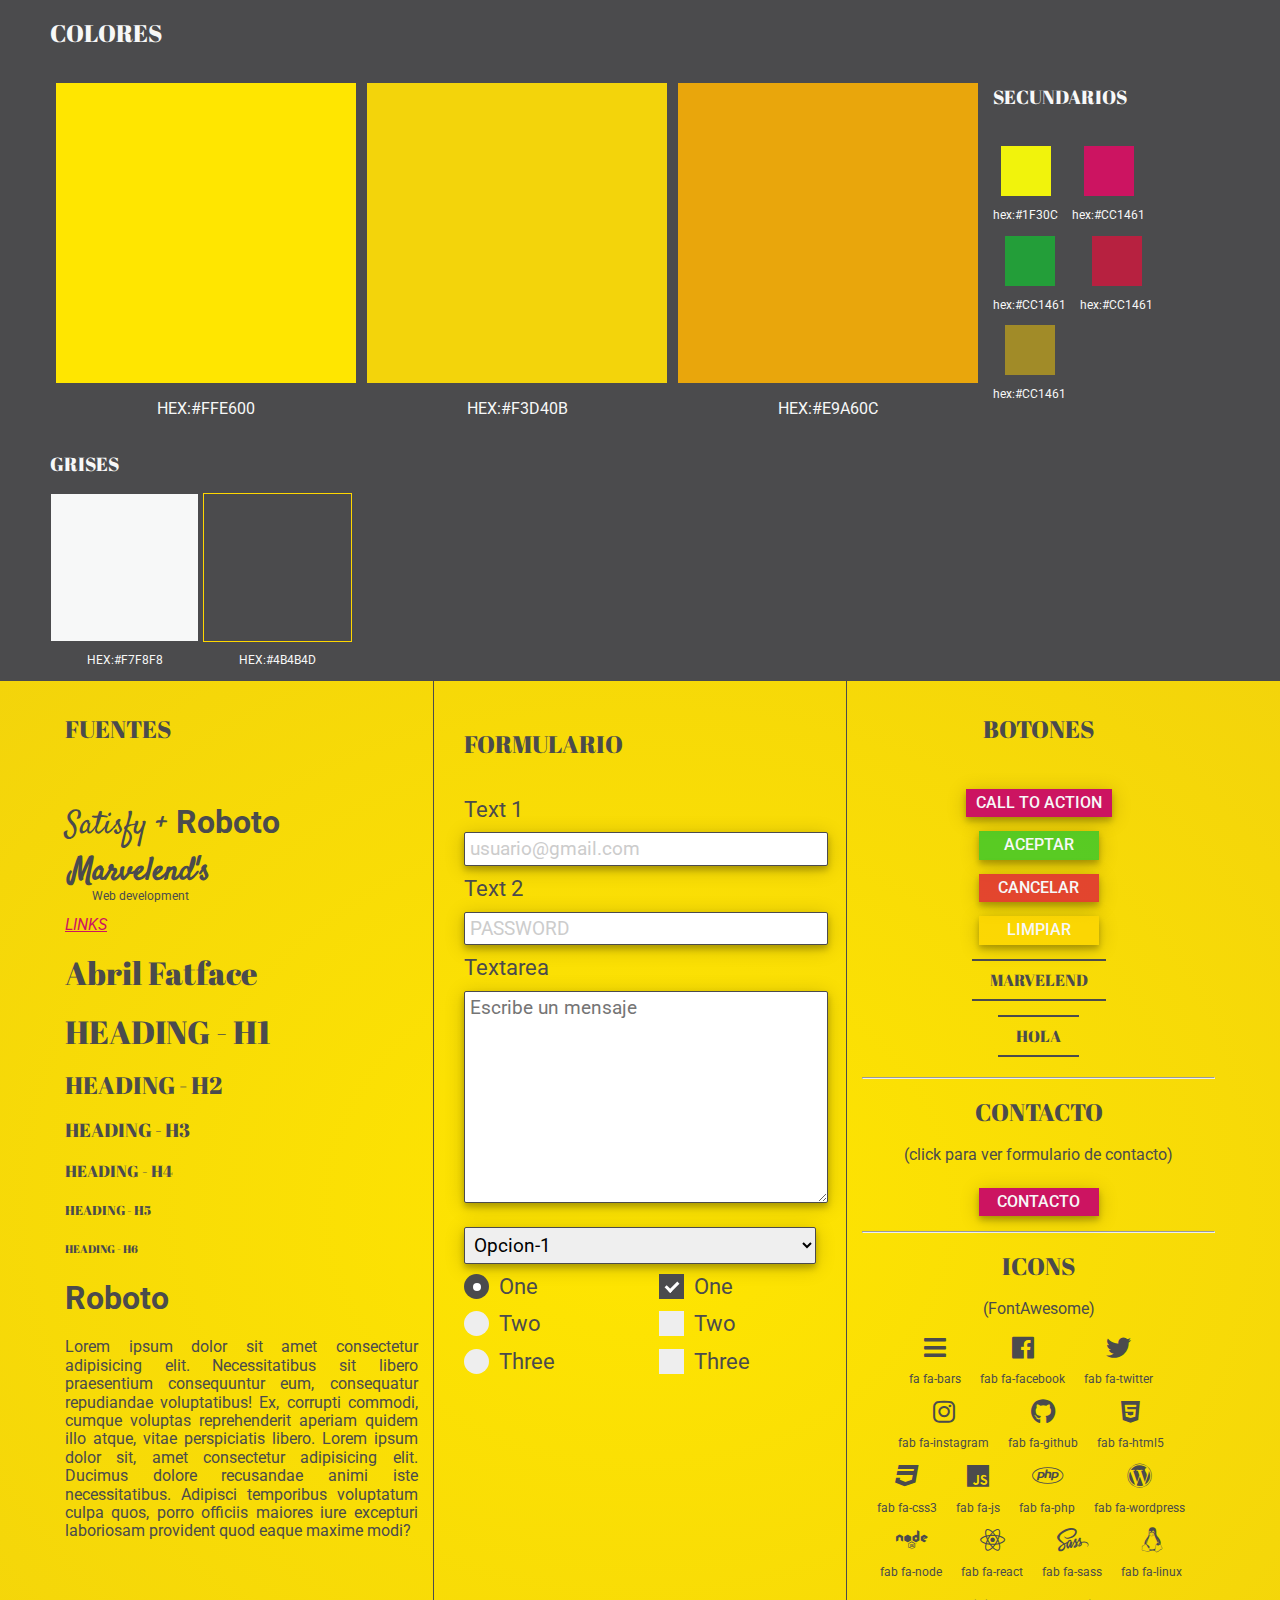
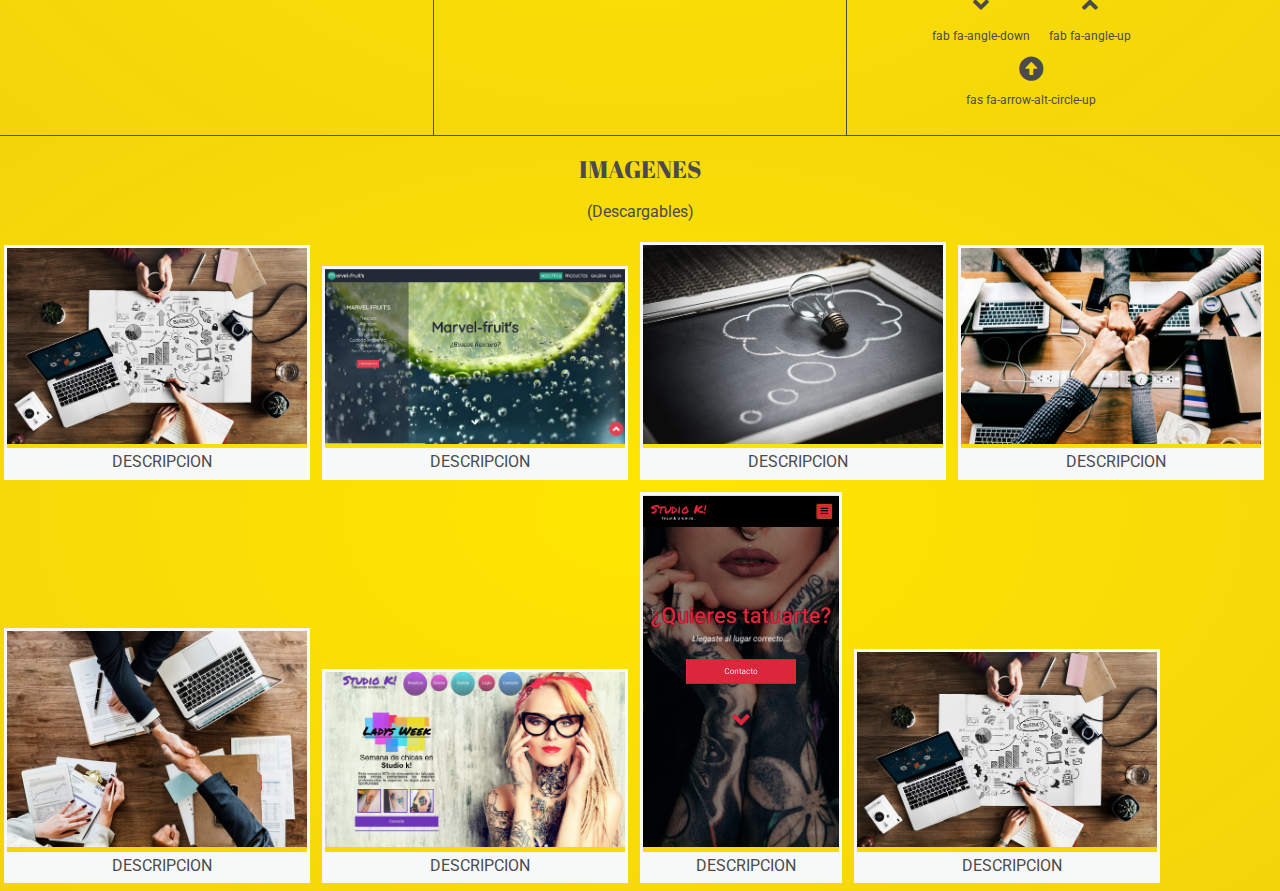
<file: index.html>
<!DOCTYPE html>
<html lang="en">
<head>
    <meta charset="UTF-8">
    <meta name="viewport" content="width=device-width, initial-scale=1.0">
    <meta http-equiv="X-UA-Compatible" content="ie=edge">
    <link rel="stylesheet" href="./stylesguides/stylesheets/normalize.css">
    <link rel="stylesheet" href="./stylesguides/stylesheets/all.css">
    <link href="https://fonts.googleapis.com/css?family=Abril+Fatface|Roboto|Satisfy" rel="stylesheet">
    <link rel="stylesheet" href="./stylesguides/stylesheets/animate.css">
    <link rel="shortcut icon" type="image/png" href="./images/favicon2.png"/>
    <link rel="stylesheet" href="./docs/stylesheets/style.css">
    <title>Marvelend's | styleguides</title>
</head>
<body>
    <div class="myModal">
        <button class="closeModal" id="closeModal">
            <i class="far fa-window-close"></i>
        </button>
        <div class="bodyModal">
      
            <div class="headerModal">
                <div class="container">
                    <h2>CONTACTO</h2>
                </div>
            </div>
            <div class="contentModal">
                <div class="container">
                    <form action="contact.php" method="post">   
                        <label for="name">Nombre:</label>
                        <input type="text" name="name" id="name" placeholder="Nombre">
                        <label for="mail">E-mail:</label>
                        <input type="text" name="mail" id="mail" placeholder="Correo electrónico">
                        <label for="phone">Telefono:</label>
                        <input type="text" name="phone" id="phone" placeholder="Telefono">
                        <label for="message">Mensaje:</label>
                        <textarea name="message" id="message"></textarea>
                        <div class="btnFormContainer">    
                            <button class="btn btnTrue" id="submitContact">Enviar</button>
                        </div>
                    </form>
                </div>
            </div>
        </div> 
    </div>  
    <section class="colors">
        <div class="container">
            <h2>COLORES</h2>
            <div class="colorContainer">    
                <div class="principales" id="color1"></div>
                <p>hex:#ffe600</p>
            </div>
            <div class="colorContainer">              
                <div class="principales" id="color2"></div>
                <p>hex:#f3d40b</p>
            </div>
            <div class="colorContainer">
                <div class="principales" id="color3"></div>
                <p>hex:#E9A60C</p>
            </div>
            <div class="secondColorContainer">
                <h3>SECUNDARIOS</h3><br>
                <div>
                    <div class="secundarios" id="color4"></div>
                    <p>hex:#1F30C</p>
                </div>
                <div>
                    <div class="secundarios" id="color5"></div>
                    <p>hex:#CC1461</p>
                </div><br>
                <div>
                    <div class="secundarios" id="color6"></div>
                    <p>hex:#CC1461</p>
                </div>    
                <div>
                    <div class="secundarios" id="color7"></div>
                    <p>hex:#CC1461</p>
                </div><br>
                <div>
                    <div class="secundarios" id="color8"></div>
                    <p>hex:#CC1461</p>
                </div>
            </div>
            <h3>GRISES</h3>
            <div class="grises">
                <div class="secundarios" id="gris1"></div>
                <p>hex:#f7f8f8</p>
            </div>
            <div class="grises">
                <div class="secundarios" id="gris2"></div>
                <p>hex:#4b4b4d</p>
            </div>
        </div>
    </section>
    <section class="fontsFormsButtons">
        <div class="container">
    
            <div class="fonts">
                <h2>FUENTES</h2><br>
                <h1 class="fontLogo">Satisfy + <span>Roboto</span></h1>
                <div class="logo">
                    <h1>Marvelend's</h1>
                    <p>Web development</p>
                </div>
            <div>
                <a href="#" class="link">LINKS</a>
            </div>
            <h1 class="fontHeading">Abril Fatface</h1>
            <h1>HEADING - H1</h1>
            <h2>HEADING - H2</h2>
            <h3>HEADING - H3</h3>
            <h4>HEADING - H4</h4>
            <h5>HEADING - H5</h5>
            <h6>HEADING - H6</h6>
            <h1 class="fontText">Roboto</h1>
            <P>
                Lorem ipsum dolor sit amet consectetur adipisicing elit. Necessitatibus sit libero praesentium consequuntur eum, consequatur repudiandae voluptatibus! Ex, corrupti commodi, cumque voluptas reprehenderit aperiam quidem illo atque, vitae perspiciatis libero.
                Lorem ipsum dolor sit, amet consectetur adipisicing elit. Ducimus dolore recusandae animi iste necessitatibus. Adipisci temporibus voluptatum culpa quos, porro officiis maiores iure excepturi laboriosam provident quod eaque maxime modi?
            </P>
        </div>
            <div class="forms">
                <h2>FORMULARIO</h2><br>
                <div>
                    <label for="#">Text 1
                        <input type="text"  placeholder="usuario@gmail.com">
                    </label>
                </div>
                <div>
                    <label for="#">Text 2
                        <input type="password" placeholder="PASSWORD">
                    </label>
                </div>
                <label>textarea</label><br>
                <textarea placeholder="Escribe un mensaje" style="height:200px"></textarea>
                <select id="country" name="optiones">
                    <option value="opcion1">Opcion-1</option>
                    <option value="opcion2">Opcion-2</option>
                    <option value="opcion3">Opcion-3</option>
                </select>
                <div style="display:inline-block; margin-right:100px;">
                    <label class="radiocheck-container" >One
                        <input type="radio" checked="checked" name="radio">
                        <span class="checkmark"></span>
                    </label>
                    <label class="radiocheck-container">Two
                        <input type="radio" name="radio">
                        <span class="checkmark"></span>
                    </label>
                    <label class="radiocheck-container">Three
                        <input type="radio" name="radio">
                        <span class="checkmark"></span>
                    </label>
                </div>
                <div style="display:inline-block;">
                    <label class="radiocheck-container">One
                        <input type="checkbox" checked="checked">
                        <span class="check-checkmark"></span>
                    </label>
                              
                    <label class="radiocheck-container">Two
                        <input type="checkbox">
                        <span class="check-checkmark"></span>
                    </label>
                              
                    <label class="radiocheck-container">Three
                        <input type="checkbox">
                        <span class="check-checkmark"></span>
                    </label>
                </div>
            </div>
            <div class="buttons">
                <h2>BOTONES</h2><br>
                <button class="btn btnCta">CALL TO ACTION</button><br>
                <button class="btn btnTrue">ACEPTAR</button><br>
                <button class="btn btnFalse">CANCELAR</button><br>
                <button class="btn btnNull">LIMPIAR</button><br>
                <button class="btnMarvelend btnMarvelendAnimation" id="btnMarvelend" data-content="*">marvelend</button><br>
                <a href="#" class="btnMarvelend">hola</a>
                <hr>
                <h2>CONTACTO</h2>
                <p style="text-align:center;">(click para ver formulario de contacto)</p>
                <button class="btn btnCta" id="modal">CONTACTO</button>
                <hr>
                <div class="icons">
                    <h2>ICONS</h2>
                    <p style="text-align:center;">(FontAwesome)</p>
                    <div class="iconsContainer">
                        <div class="icon">
                            <i class="fa fa-bars"></i>
                            <p>fa fa-bars</p>
                        </div>
                        <div class="icon">
                            <i class="fab fa-facebook"></i>
                            <p>fab fa-facebook</p>
                        </div>
                        <div class="icon">
                            <i class="fab fa-twitter"></i>
                            <p>fab fa-twitter</p>
                        </div>
                        <div class="icon">
                            <i class="fab fa-instagram"></i>
                            <p>fab fa-instagram</p>
                        </div>
                        <div class="icon">
                            <i class="fab fa-github"></i>
                            <p>fab fa-github</p>
                        </div>
                        <div class="icon">
                            <i class="fab fa-html5"></i>
                            <p>fab fa-html5</p>
                        </div>
                        <div class="icon">
                            <i class="fab fa-css3"></i>
                            <p>fab fa-css3</p>
                        </div>  
                        <div class="icon">
                            <i class="fab fa-js"></i>
                            <p>fab fa-js</p>
                        </div>
                        <div class="icon">
                            <i class="fab fa-php"></i>
                            <p>fab fa-php</p>
                        </div>
                        <div class="icon">
                            <i class="fab fa-wordpress"></i>
                            <p>fab fa-wordpress</p>
                        </div>
                        <div class="icon">
                            <i class="fab fa-node"></i>
                            <p>fab fa-node</p>
                        </div>    
                        <div class="icon">
                            <i class="fab fa-react"></i>
                            <p>fab fa-react</p>
                        </div>
                        <div class="icon">
                            <i class="fab fa-sass"></i>
                            <p>fab fa-sass</p>
                        </div>
                        <div class="icon">
                            <i class="fab fa-linux"></i>
                            <p>fab fa-linux</p>
                        </div>
                        <div class="icon">
                            <i class="fa fa-angle-down"></i>
                            <p>fab fa-angle-down</p>
                        </div>
                        <div class="icon">
                            <i class="fa fa-angle-up"></i>
                                <p>fab fa-angle-up</p>
                        </div>      
                        <div class="icon">
                            <i class="fas fa-arrow-alt-circle-up"></i>
                                <p>fas fa-arrow-alt-circle-up</p>
                        </div>             
                    </div>
                </div>
            </div>
        </div>
    </section>
    <section class="image">
        <h2>IMAGENES</h2>
        <p>(Descargables)</p>
        <div class="imageContainer">
            <div class="images">
                <img src="./images/boceto.jpeg" alt="">
                <p>DESCRIPCION</p>
            </div>
            <div class="images">
                <img src="./images/fruit.jpg" alt="">
                <p>DESCRIPCION</p>
            </div>
            <div class="images">
                <img src="./images/idea.jpeg" alt="">
                <p>DESCRIPCION</p>
            </div>
            <div class="images">
                <img src="./images/pexels-photo-1068523.jpeg" alt="">
                <p>DESCRIPCION</p>
            </div>
            <div class="images">
                <img src="./images/trato.jpeg" alt="">
                <p>DESCRIPCION</p>
            </div>
            <div class="images">
                <img src="./images/studioKlight.jpg" alt="">
                <p>DESCRIPCION</p>
            </div>
            <div class="images">
                <img src="./images/studiokDark.jpg" alt="">
                <p>DESCRIPCION</p>
            </div>
            <div class="images">
                <img src="./images/boceto.jpeg" alt="">
                <p>DESCRIPCION</p>
            </div>
        </div>
    </section>
    <script src="./stylesguides/javascripts/jquery-3.3.1.js"></script>
    <script src="./stylesguides/javascripts/main.js"></script>
</body>
</html>
</file>
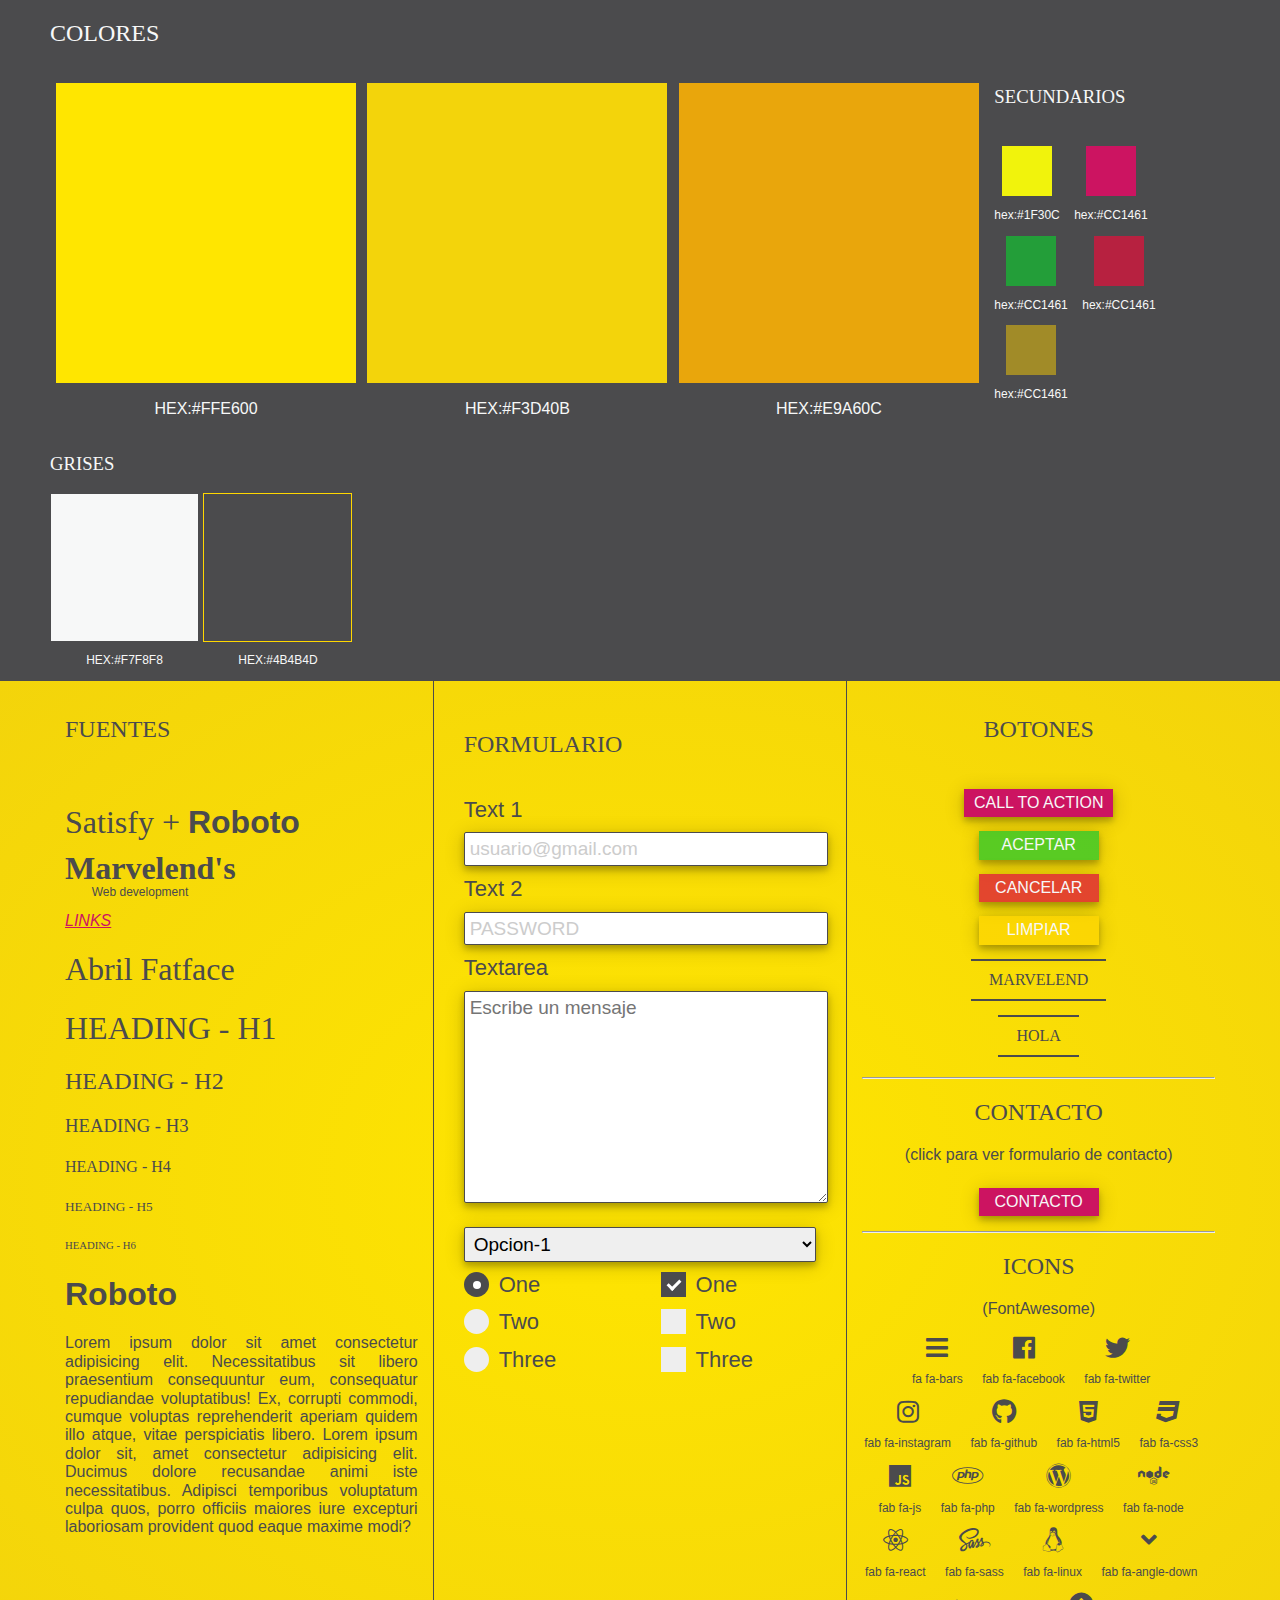
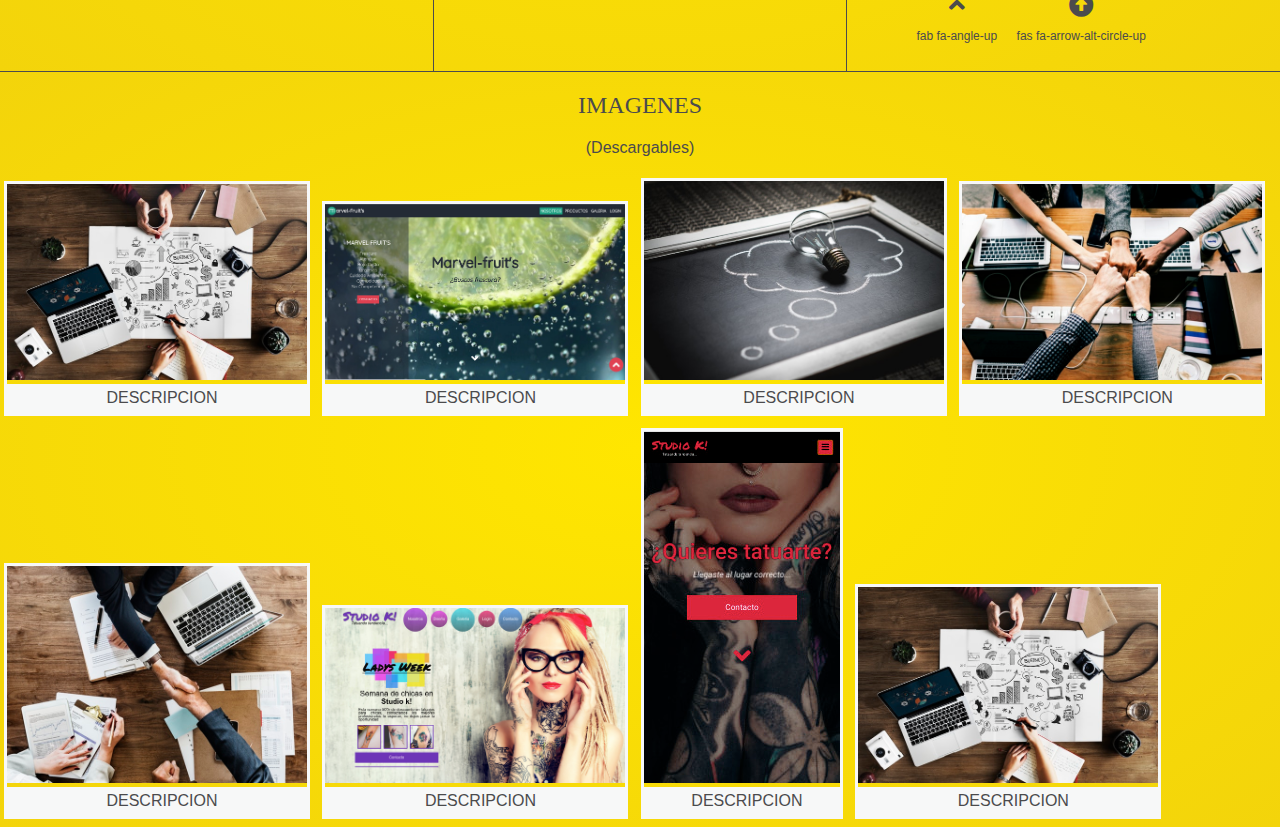
<file: docs/index.html>
<!DOCTYPE html>
<html lang="en">
<head>
    <meta charset="UTF-8">
    <meta name="viewport" content="width=device-width, initial-scale=1.0">
    <meta http-equiv="X-UA-Compatible" content="ie=edge">
    <link rel="stylesheet" href="./stylesheets/normalize.css">
    <link rel="stylesheet" href="./stylesheets/all.css">
    <link rel="stylesheet" href="./stylesheets/animate.css">
    <link rel="shortcut icon" type="image/png" href="../images/favicon2.png"/>
    <link rel="stylesheet" href="./stylesheets/style.css">
    <title>Marvelend's | styleguides</title>
</head>
<body>
    <div class="myModal">
        <button class="closeModal" id="closeModal">
            <i class="far fa-window-close"></i>
        </button>
        <div class="bodyModal">
      
            <div class="headerModal">
                <div class="container">
                    <h2>CONTACTO</h2>
                </div>
            </div>
            <div class="contentModal">
                <div class="container">
                    <form action="contact.php" method="post">   
                        <label for="name">Nombre:</label>
                        <input type="text" name="name" id="name" placeholder="Nombre">
                        <label for="mail">E-mail:</label>
                        <input type="text" name="mail" id="mail" placeholder="Correo electrónico">
                        <label for="phone">Telefono:</label>
                        <input type="text" name="phone" id="phone" placeholder="Telefono">
                        <label for="message">Mensaje:</label>
                        <textarea name="message" id="message"></textarea>
                        <div class="btnFormContainer">    
                            <button class="btn btnTrue" id="submitContact">Enviar</button>
                        </div>
                    </form>
                </div>
            </div>
        </div> 
    </div>  
    <section class="colors">
        <div class="container">
            <h2>COLORES</h2>
            <div class="colorContainer">    
                <div class="principales" id="color1"></div>
                <p>hex:#ffe600</p>
            </div>
            <div class="colorContainer">              
                <div class="principales" id="color2"></div>
                <p>hex:#f3d40b</p>
            </div>
            <div class="colorContainer">
                <div class="principales" id="color3"></div>
                <p>hex:#E9A60C</p>
            </div>
            <div class="secondColorContainer">
                <h3>SECUNDARIOS</h3><br>
                <div>
                    <div class="secundarios" id="color4"></div>
                    <p>hex:#1F30C</p>
                </div>
                <div>
                    <div class="secundarios" id="color5"></div>
                    <p>hex:#CC1461</p>
                </div><br>
                <div>
                    <div class="secundarios" id="color6"></div>
                    <p>hex:#CC1461</p>
                </div>    
                <div>
                    <div class="secundarios" id="color7"></div>
                    <p>hex:#CC1461</p>
                </div><br>
                <div>
                    <div class="secundarios" id="color8"></div>
                    <p>hex:#CC1461</p>
                </div>
            </div>
            <h3>GRISES</h3>
            <div class="grises">
                <div class="secundarios" id="gris1"></div>
                <p>hex:#f7f8f8</p>
            </div>
            <div class="grises">
                <div class="secundarios" id="gris2"></div>
                <p>hex:#4b4b4d</p>
            </div>
        </div>
    </section>
    <section class="fontsFormsButtons">
        <div class="container">
    
            <div class="fonts">
                <h2>FUENTES</h2><br>
                <h1 class="fontLogo">Satisfy + <span>Roboto</span></h1>
                <div class="logo">
                    <h1>Marvelend's</h1>
                    <p>Web development</p>
                </div>
            <div>
                <a href="#" class="link">LINKS</a>
            </div>
            <h1 class="fontHeading">Abril Fatface</h1>
            <h1>HEADING - H1</h1>
            <h2>HEADING - H2</h2>
            <h3>HEADING - H3</h3>
            <h4>HEADING - H4</h4>
            <h5>HEADING - H5</h5>
            <h6>HEADING - H6</h6>
            <h1 class="fontText">Roboto</h1>
            <P>
                Lorem ipsum dolor sit amet consectetur adipisicing elit. Necessitatibus sit libero praesentium consequuntur eum, consequatur repudiandae voluptatibus! Ex, corrupti commodi, cumque voluptas reprehenderit aperiam quidem illo atque, vitae perspiciatis libero.
                Lorem ipsum dolor sit, amet consectetur adipisicing elit. Ducimus dolore recusandae animi iste necessitatibus. Adipisci temporibus voluptatum culpa quos, porro officiis maiores iure excepturi laboriosam provident quod eaque maxime modi?
            </P>
        </div>
            <div class="forms">
                <h2>FORMULARIO</h2><br>
                <div>
                    <label for="#">Text 1
                        <input type="text"  placeholder="usuario@gmail.com">
                    </label>
                </div>
                <div>
                    <label for="#">Text 2
                        <input type="password" placeholder="PASSWORD">
                    </label>
                </div>
                <label>textarea</label><br>
                <textarea placeholder="Escribe un mensaje" style="height:200px"></textarea>
                <select id="country" name="optiones">
                    <option value="opcion1">Opcion-1</option>
                    <option value="opcion2">Opcion-2</option>
                    <option value="opcion3">Opcion-3</option>
                </select>
                <div style="display:inline-block; margin-right:100px;">
                    <label class="radiocheck-container" >One
                        <input type="radio" checked="checked" name="radio">
                        <span class="checkmark"></span>
                    </label>
                    <label class="radiocheck-container">Two
                        <input type="radio" name="radio">
                        <span class="checkmark"></span>
                    </label>
                    <label class="radiocheck-container">Three
                        <input type="radio" name="radio">
                        <span class="checkmark"></span>
                    </label>
                </div>
                <div style="display:inline-block;">
                    <label class="radiocheck-container">One
                        <input type="checkbox" checked="checked">
                        <span class="check-checkmark"></span>
                    </label>
                              
                    <label class="radiocheck-container">Two
                        <input type="checkbox">
                        <span class="check-checkmark"></span>
                    </label>
                              
                    <label class="radiocheck-container">Three
                        <input type="checkbox">
                        <span class="check-checkmark"></span>
                    </label>
                </div>
            </div>
            <div class="buttons">
                <h2>BOTONES</h2><br>
                <button class="btn btnCta">CALL TO ACTION</button><br>
                <button class="btn btnTrue">ACEPTAR</button><br>
                <button class="btn btnFalse">CANCELAR</button><br>
                <button class="btn btnNull">LIMPIAR</button><br>
                <button class="btnMarvelend btnMarvelendAnimation" id="btnMarvelend" data-content="*">marvelend</button><br>
                <a href="#" class="btnMarvelend">hola</a>
                <hr>
                <h2>CONTACTO</h2>
                <p style="text-align:center;">(click para ver formulario de contacto)</p>
                <button class="btn btnCta" id="modal">CONTACTO</button>
                <hr>
                <div class="icons">
                    <h2>ICONS</h2>
                    <p style="text-align:center;">(FontAwesome)</p>
                    <div class="iconsContainer">
                        <div class="icon">
                            <i class="fa fa-bars"></i>
                            <p>fa fa-bars</p>
                        </div>
                        <div class="icon">
                            <i class="fab fa-facebook"></i>
                            <p>fab fa-facebook</p>
                        </div>
                        <div class="icon">
                            <i class="fab fa-twitter"></i>
                            <p>fab fa-twitter</p>
                        </div>
                        <div class="icon">
                            <i class="fab fa-instagram"></i>
                            <p>fab fa-instagram</p>
                        </div>
                        <div class="icon">
                            <i class="fab fa-github"></i>
                            <p>fab fa-github</p>
                        </div>
                        <div class="icon">
                            <i class="fab fa-html5"></i>
                            <p>fab fa-html5</p>
                        </div>
                        <div class="icon">
                            <i class="fab fa-css3"></i>
                            <p>fab fa-css3</p>
                        </div>  
                        <div class="icon">
                            <i class="fab fa-js"></i>
                            <p>fab fa-js</p>
                        </div>
                        <div class="icon">
                            <i class="fab fa-php"></i>
                            <p>fab fa-php</p>
                        </div>
                        <div class="icon">
                            <i class="fab fa-wordpress"></i>
                            <p>fab fa-wordpress</p>
                        </div>
                        <div class="icon">
                            <i class="fab fa-node"></i>
                            <p>fab fa-node</p>
                        </div>    
                        <div class="icon">
                            <i class="fab fa-react"></i>
                            <p>fab fa-react</p>
                        </div>
                        <div class="icon">
                            <i class="fab fa-sass"></i>
                            <p>fab fa-sass</p>
                        </div>
                        <div class="icon">
                            <i class="fab fa-linux"></i>
                            <p>fab fa-linux</p>
                        </div>
                        <div class="icon">
                            <i class="fa fa-angle-down"></i>
                            <p>fab fa-angle-down</p>
                        </div>
                        <div class="icon">
                            <i class="fa fa-angle-up"></i>
                                <p>fab fa-angle-up</p>
                        </div>      
                        <div class="icon">
                            <i class="fas fa-arrow-alt-circle-up"></i>
                                <p>fas fa-arrow-alt-circle-up</p>
                        </div>             
                    </div>
                </div>
            </div>
        </div>
    </section>
    <section class="image">
        <h2>IMAGENES</h2>
        <p>(Descargables)</p>
        <div class="imageContainer">
            <div class="images">
                <img src="../images/boceto.jpeg" alt="">
                <p>DESCRIPCION</p>
            </div>
            <div class="images">
                <img src="../images/fruit.jpg" alt="">
                <p>DESCRIPCION</p>
            </div>
            <div class="images">
                <img src="../images/idea.jpeg" alt="">
                <p>DESCRIPCION</p>
            </div>
            <div class="images">
                <img src="../images/pexels-photo-1068523.jpeg" alt="">
                <p>DESCRIPCION</p>
            </div>
            <div class="images">
                <img src="../images/trato.jpeg" alt="">
                <p>DESCRIPCION</p>
            </div>
            <div class="images">
                <img src="../images/studioKlight.jpg" alt="">
                <p>DESCRIPCION</p>
            </div>
            <div class="images">
                <img src="../images/studiokDark.jpg" alt="">
                <p>DESCRIPCION</p>
            </div>
            <div class="images">
                <img src="../images/boceto.jpeg" alt="">
                <p>DESCRIPCION</p>
            </div>
        </div>
    </section>
    <script src="./javascripts/jquery-3.3.1.js"></script>
    <script src="./javascripts/main.js"></script>
</body>
</html>
</file>
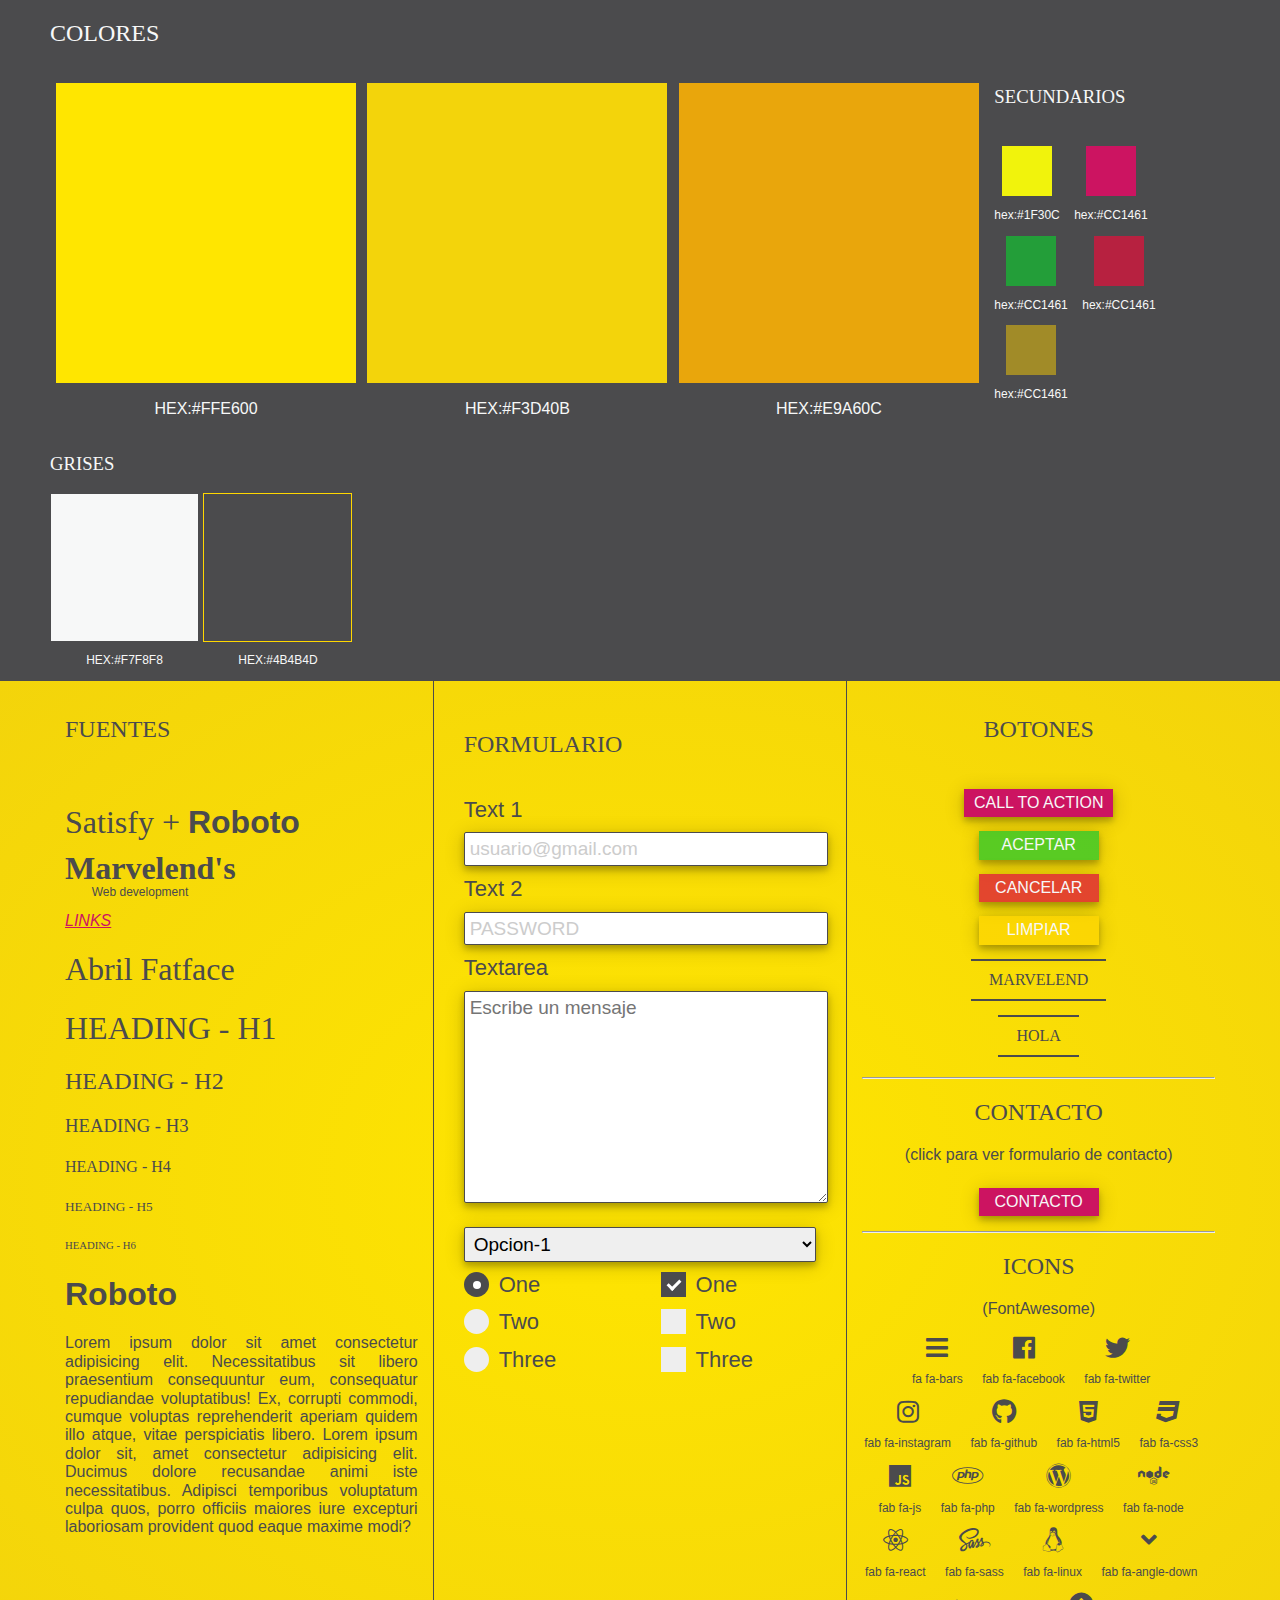
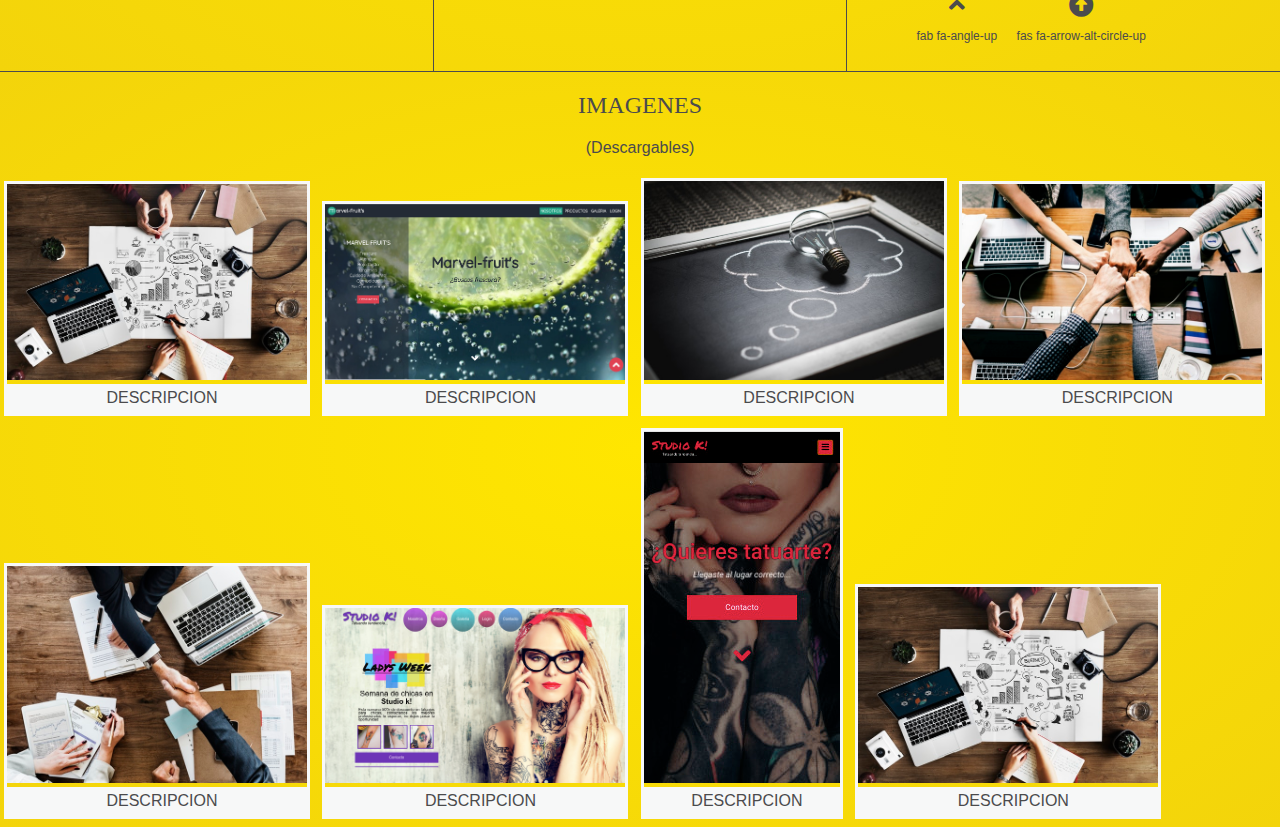
<file: stylesguides/index.html>
<!DOCTYPE html>
<html lang="en">
<head>
    <meta charset="UTF-8">
    <meta name="viewport" content="width=device-width, initial-scale=1.0">
    <meta http-equiv="X-UA-Compatible" content="ie=edge">
    <link rel="stylesheet" href="./stylesheets/normalize.css">
    <link rel="stylesheet" href="./stylesheets/all.css">
    <link rel="stylesheet" href="./stylesheets/animate.css">
    <link rel="shortcut icon" type="image/png" href="./images/favicon2.png"/>
    <link rel="stylesheet" href="./stylesheets/style.css">
    <title>Marvelend's | styleguides</title>
</head>
<body>
    <div class="myModal">
        <button class="closeModal" id="closeModal">
            <i class="far fa-window-close"></i>
        </button>
        <div class="bodyModal">
      
            <div class="headerModal">
                <div class="container">
                    <h2>CONTACTO</h2>
                </div>
            </div>
            <div class="contentModal">
                <div class="container">
                    <form action="contact.php" method="post">   
                        <label for="name">Nombre:</label>
                        <input type="text" name="name" id="name" placeholder="Nombre">
                        <label for="mail">E-mail:</label>
                        <input type="text" name="mail" id="mail" placeholder="Correo electrónico">
                        <label for="phone">Telefono:</label>
                        <input type="text" name="phone" id="phone" placeholder="Telefono">
                        <label for="message">Mensaje:</label>
                        <textarea name="message" id="message"></textarea>
                        <div class="btnFormContainer">    
                            <button class="btn btnTrue" id="submitContact">Enviar</button>
                        </div>
                    </form>
                </div>
            </div>
        </div> 
    </div>  
    <section class="colors">
        <div class="container">
            <h2>COLORES</h2>
            <div class="colorContainer">    
                <div class="principales" id="color1"></div>
                <p>hex:#ffe600</p>
            </div>
            <div class="colorContainer">              
                <div class="principales" id="color2"></div>
                <p>hex:#f3d40b</p>
            </div>
            <div class="colorContainer">
                <div class="principales" id="color3"></div>
                <p>hex:#E9A60C</p>
            </div>
            <div class="secondColorContainer">
                <h3>SECUNDARIOS</h3><br>
                <div>
                    <div class="secundarios" id="color4"></div>
                    <p>hex:#1F30C</p>
                </div>
                <div>
                    <div class="secundarios" id="color5"></div>
                    <p>hex:#CC1461</p>
                </div><br>
                <div>
                    <div class="secundarios" id="color6"></div>
                    <p>hex:#CC1461</p>
                </div>    
                <div>
                    <div class="secundarios" id="color7"></div>
                    <p>hex:#CC1461</p>
                </div><br>
                <div>
                    <div class="secundarios" id="color8"></div>
                    <p>hex:#CC1461</p>
                </div>
            </div>
            <h3>GRISES</h3>
            <div class="grises">
                <div class="secundarios" id="gris1"></div>
                <p>hex:#f7f8f8</p>
            </div>
            <div class="grises">
                <div class="secundarios" id="gris2"></div>
                <p>hex:#4b4b4d</p>
            </div>
        </div>
    </section>
    <section class="fontsFormsButtons">
        <div class="container">
    
            <div class="fonts">
                <h2>FUENTES</h2><br>
                <h1 class="fontLogo">Satisfy + <span>Roboto</span></h1>
                <div class="logo">
                    <h1>Marvelend's</h1>
                    <p>Web development</p>
                </div>
            <div>
                <a href="#" class="link">LINKS</a>
            </div>
            <h1 class="fontHeading">Abril Fatface</h1>
            <h1>HEADING - H1</h1>
            <h2>HEADING - H2</h2>
            <h3>HEADING - H3</h3>
            <h4>HEADING - H4</h4>
            <h5>HEADING - H5</h5>
            <h6>HEADING - H6</h6>
            <h1 class="fontText">Roboto</h1>
            <P>
                Lorem ipsum dolor sit amet consectetur adipisicing elit. Necessitatibus sit libero praesentium consequuntur eum, consequatur repudiandae voluptatibus! Ex, corrupti commodi, cumque voluptas reprehenderit aperiam quidem illo atque, vitae perspiciatis libero.
                Lorem ipsum dolor sit, amet consectetur adipisicing elit. Ducimus dolore recusandae animi iste necessitatibus. Adipisci temporibus voluptatum culpa quos, porro officiis maiores iure excepturi laboriosam provident quod eaque maxime modi?
            </P>
        </div>
            <div class="forms">
                <h2>FORMULARIO</h2><br>
                <div>
                    <label for="#">Text 1
                        <input type="text"  placeholder="usuario@gmail.com">
                    </label>
                </div>
                <div>
                    <label for="#">Text 2
                        <input type="password" placeholder="PASSWORD">
                    </label>
                </div>
                <label>textarea</label><br>
                <textarea placeholder="Escribe un mensaje" style="height:200px"></textarea>
                <select id="country" name="optiones">
                    <option value="opcion1">Opcion-1</option>
                    <option value="opcion2">Opcion-2</option>
                    <option value="opcion3">Opcion-3</option>
                </select>
                <div style="display:inline-block; margin-right:100px;">
                    <label class="radiocheck-container" >One
                        <input type="radio" checked="checked" name="radio">
                        <span class="checkmark"></span>
                    </label>
                    <label class="radiocheck-container">Two
                        <input type="radio" name="radio">
                        <span class="checkmark"></span>
                    </label>
                    <label class="radiocheck-container">Three
                        <input type="radio" name="radio">
                        <span class="checkmark"></span>
                    </label>
                </div>
                <div style="display:inline-block;">
                    <label class="radiocheck-container">One
                        <input type="checkbox" checked="checked">
                        <span class="check-checkmark"></span>
                    </label>
                              
                    <label class="radiocheck-container">Two
                        <input type="checkbox">
                        <span class="check-checkmark"></span>
                    </label>
                              
                    <label class="radiocheck-container">Three
                        <input type="checkbox">
                        <span class="check-checkmark"></span>
                    </label>
                </div>
            </div>
            <div class="buttons">
                <h2>BOTONES</h2><br>
                <button class="btn btnCta">CALL TO ACTION</button><br>
                <button class="btn btnTrue">ACEPTAR</button><br>
                <button class="btn btnFalse">CANCELAR</button><br>
                <button class="btn btnNull">LIMPIAR</button><br>
                <button class="btnMarvelend btnMarvelendAnimation" id="btnMarvelend" data-content="*">marvelend</button><br>
                <a href="#" class="btnMarvelend">hola</a>
                <hr>
                <h2>CONTACTO</h2>
                <p style="text-align:center;">(click para ver formulario de contacto)</p>
                <button class="btn btnCta" id="modal">CONTACTO</button>
                <hr>
                <div class="icons">
                    <h2>ICONS</h2>
                    <p style="text-align:center;">(FontAwesome)</p>
                    <div class="iconsContainer">
                        <div class="icon">
                            <i class="fa fa-bars"></i>
                            <p>fa fa-bars</p>
                        </div>
                        <div class="icon">
                            <i class="fab fa-facebook"></i>
                            <p>fab fa-facebook</p>
                        </div>
                        <div class="icon">
                            <i class="fab fa-twitter"></i>
                            <p>fab fa-twitter</p>
                        </div>
                        <div class="icon">
                            <i class="fab fa-instagram"></i>
                            <p>fab fa-instagram</p>
                        </div>
                        <div class="icon">
                            <i class="fab fa-github"></i>
                            <p>fab fa-github</p>
                        </div>
                        <div class="icon">
                            <i class="fab fa-html5"></i>
                            <p>fab fa-html5</p>
                        </div>
                        <div class="icon">
                            <i class="fab fa-css3"></i>
                            <p>fab fa-css3</p>
                        </div>  
                        <div class="icon">
                            <i class="fab fa-js"></i>
                            <p>fab fa-js</p>
                        </div>
                        <div class="icon">
                            <i class="fab fa-php"></i>
                            <p>fab fa-php</p>
                        </div>
                        <div class="icon">
                            <i class="fab fa-wordpress"></i>
                            <p>fab fa-wordpress</p>
                        </div>
                        <div class="icon">
                            <i class="fab fa-node"></i>
                            <p>fab fa-node</p>
                        </div>    
                        <div class="icon">
                            <i class="fab fa-react"></i>
                            <p>fab fa-react</p>
                        </div>
                        <div class="icon">
                            <i class="fab fa-sass"></i>
                            <p>fab fa-sass</p>
                        </div>
                        <div class="icon">
                            <i class="fab fa-linux"></i>
                            <p>fab fa-linux</p>
                        </div>
                        <div class="icon">
                            <i class="fa fa-angle-down"></i>
                            <p>fab fa-angle-down</p>
                        </div>
                        <div class="icon">
                            <i class="fa fa-angle-up"></i>
                                <p>fab fa-angle-up</p>
                        </div>      
                        <div class="icon">
                            <i class="fas fa-arrow-alt-circle-up"></i>
                                <p>fas fa-arrow-alt-circle-up</p>
                        </div>             
                    </div>
                </div>
            </div>
        </div>
    </section>
    <section class="image">
        <h2>IMAGENES</h2>
        <p>(Descargables)</p>
        <div class="imageContainer">
            <div class="images">
                <img src="../images/boceto.jpeg" alt="">
                <p>DESCRIPCION</p>
            </div>
            <div class="images">
                <img src="../images/fruit.jpg" alt="">
                <p>DESCRIPCION</p>
            </div>
            <div class="images">
                <img src="../images/idea.jpeg" alt="">
                <p>DESCRIPCION</p>
            </div>
            <div class="images">
                <img src="../images/pexels-photo-1068523.jpeg" alt="">
                <p>DESCRIPCION</p>
            </div>
            <div class="images">
                <img src="../images/trato.jpeg" alt="">
                <p>DESCRIPCION</p>
            </div>
            <div class="images">
                <img src="../images/studioKlight.jpg" alt="">
                <p>DESCRIPCION</p>
            </div>
            <div class="images">
                <img src="../images/studiokDark.jpg" alt="">
                <p>DESCRIPCION</p>
            </div>
            <div class="images">
                <img src="../images/boceto.jpeg" alt="">
                <p>DESCRIPCION</p>
            </div>
        </div>
    </section>
    <script src="./javascripts/jquery-3.3.1.js"></script>
    <script src="./javascripts/main.js"></script>
</body>
</html>
</file>
<file: docs/stylesheets/style.css>
html {
  scroll-behavior: smooth;
  font-size: 16px;
}

body {
  box-sizing: border-box;
  font-family: "Roboto", sans-serif;
  background: #f7f8f8;
  color: #4b4b4d;
  box-sizing: border-box;
}

h1, h2, h3, h4, h5, h6 {
  font-family: "Abril Fatface", cursive;
  font-weight: lighter;
}

.container {
  overflow: hidden;
  padding: 0 3.125rem;
}

.myModal {
  display: none;
  position: fixed;
  z-index: 2;
  padding: 25px;
  left: 0;
  top: 0;
  width: 100%;
  height: 100%;
  overflow: auto;
  background: linear-gradient(rgba(0, 0, 0, 0.5), rgba(0, 0, 0, 0.5));
}

.closeModal {
  color: #f7f8f8;
  font-size: 1.5625rem;
  float: right;
  margin-right: 3.4375rem;
  background: transparent;
  border: none;
  outline: none;
  cursor: pointer;
}

.bodyModal {
  max-width: 31.25rem;
  margin: 0 auto;
  margin-top: 25vh;
  background: #f3d40b;
  border-top-left-radius: 0.5rem;
  border-top-right-radius: 0.5rem;
}

.headerModal {
  text-transform: uppercase;
  text-align: center;
}

.contentModal {
  background: #4b4b4d;
  color: #f7f8f8;
  padding: 0.9375rem;
}

.btnFormContainer {
  text-align: center;
}

section.colors {
  border-bottom: #4b4b4d 1px solid;
  background: #4b4b4d;
  color: #f7f8f8;
}

.principales {
  width: 18.75rem;
  height: 18.75rem;
  background: #4b4b4d;
  border: 1px solid #4b4b4d;
}

#color1 {
  background: #ffe600;
}

#color2 {
  background: #f3d40b;
}

#color3 {
  background: #E9A60C;
}

#color4 {
  background: #F1F30C;
}

#color5 {
  background: #cc1461;
}

#color6 {
  background: rgba(18, 196, 48, 0.69);
}

#color7 {
  background: rgba(219, 20, 60, 0.753);
}

#color8 {
  background: rgba(255, 208, 0, 0.479);
}

.secondColorContainer {
  display: inline-block;
  overflow: hidden;
  width: 14.375rem;
  margin-left: 0.625rem;
}

.secondColorContainer > div {
  margin: 0 auto;
  display: inline-block;
  margin-right: 0.625rem;
}

.secundarios {
  border: 1px solid #4b4b4d;
  width: 3.125rem;
  height: 3.125rem;
  display: block;
  margin: 0 auto;
}

.secundarios + p {
  font-size: 0.75rem;
  text-align: center;
}

.colorContainer {
  display: inline-block;
  margin-left: 0.3125rem;
}
.colorContainer p {
  text-transform: uppercase;
  text-align: center;
}

.grises {
  display: inline-block;
  text-transform: uppercase;
}
.grises p {
  text-align: center;
}

#gris1 {
  width: 9.1875rem;
  height: 9.1875rem;
  background: #f7f8f8;
  border: 1px solid #4b4b4d;
}

#gris2 {
  width: 9.1875rem;
  height: 9.1875rem;
  background: #4b4b4d;
  border: 1px solid gold;
}

section.fontsFormsButtons {
  background: radial-gradient(#ffe600, #f3d40b);
  border-bottom: #4b4b4d 1px solid;
}
section.fontsFormsButtons .container {
  display: flex;
}

.fonts {
  padding: 0.9375rem;
  flex: 1 1;
}

.fontLogo {
  font-family: "Satisfy", cursive;
}
.fontLogo span {
  font-family: "Roboto", sans-serif;
  font-weight: bold;
}

.fontText {
  font-family: "Roboto", sans-serif;
  font-weight: bold;
}

.forms {
  padding: 0.9375rem;
  flex: 1 1 0;
  border-left: #4b4b4d 1px solid;
  border-right: #4b4b4d 1px solid;
}

.logo {
  width: 9.375rem;
}
.logo h1 {
  font-weight: bold;
  text-align: center;
  margin-bottom: 0;
  line-height: 12px;
  font-family: "Satisfy", cursive;
}
.logo p {
  font-size: 0.75rem;
  text-align: center;
}

p {
  text-align: justify;
}

.link {
  color: #cc1461;
  font-style: italic;
}

.forms {
  padding: 1.875rem;
}

form .btnMarvelend {
  border-color: #f3d40b;
  color: #f3d40b;
}

label {
  text-transform: capitalize;
  font-size: 1.375rem;
  user-select: none;
}

input::placeholder {
  color: #ccc;
}

input[type=text], input[type=password], textarea, select {
  width: 100%;
  font-family: "Roboto", sans-serif;
  border: none;
  font-size: 1.1875rem;
  padding: 0.3125rem;
  border-radius: 2px;
  outline-color: #4b4b4d;
  border: 1px solid #4b4b4d;
  margin: 0.625rem 0px;
  box-shadow: 0 3px 20px rgba(0, 0, 0, 0.19), 0 4px 6px rgba(0, 0, 0, 0.23);
}

input[type=text]:focus, input[type=password]:focus, textarea:focus {
  box-shadow: 0 0 6px 1px rgba(18, 196, 48, 0.69);
}

.radiocheck-container {
  display: block;
  position: relative;
  padding-left: 2.1875rem;
  margin-bottom: 0.75rem;
  cursor: pointer;
  font-size: 1.375rem;
  -webkit-user-select: none;
  -moz-user-select: none;
  -ms-user-select: none;
  user-select: none;
}

.radiocheck-container input {
  position: absolute;
  opacity: 0;
  cursor: pointer;
}

.checkmark {
  position: absolute;
  top: 0;
  left: 0;
  height: 1.5625rem;
  width: 1.5625rem;
  background-color: #eee;
  border-radius: 50%;
}

.radiocheck-container:hover input ~ .checkmark, .radiocheck-container:hover input ~ .check-checkmark {
  background-color: #ccc;
}

.radiocheck-container input:checked ~ .checkmark, .radiocheck-container input:checked ~ .check-checkmark {
  background-color: #4b4b4d;
}

.checkmark:after, .check-checkmark:after {
  content: "";
  position: absolute;
  display: none;
}

.radiocheck-container input:checked ~ .checkmark:after, .radiocheck-container input:checked ~ .check-checkmark:after {
  display: block;
}

.radiocheck-container .checkmark:after {
  top: 0.5625rem;
  left: 0.5625rem;
  width: 0.5rem;
  height: 0.5rem;
  border-radius: 50%;
  background: white;
}

.check-checkmark {
  position: absolute;
  top: 0;
  left: 0;
  height: 25px;
  width: 25px;
  background-color: #eee;
}

.radiocheck-container .check-checkmark:after {
  left: 9px;
  top: 5px;
  width: 5px;
  height: 10px;
  border: solid white;
  border-width: 0 3px 3px 0;
  transform: rotate(45deg);
}

.buttons {
  padding: 0.9375rem;
  flex: 1 1 0;
  text-align: center;
}

.btnMarvelend {
  border: none;
  margin: 0.4375rem;
  border-top: 2px solid #4b4b4d;
  border-bottom: 2px solid #4b4b4d;
  background: transparent;
  text-transform: uppercase;
  padding: 0.625rem 1.125rem;
  font-weight: 400;
  outline: none;
  font-family: "Abril Fatface", cursive;
  position: relative;
  overflow: hidden;
  text-decoration: none;
  color: #4b4b4d;
  display: inline-block;
}

.btnMarvelend:hover {
  cursor: pointer;
}

.btnMarvelend:active {
  transform: scale(0.97);
}

.btnMarvelend::before {
  display: none;
  content: "*";
  position: absolute;
  left: 5px;
  top: 14px;
  animation-name: a;
  animation-duration: 0.3s;
}

.btnMarvelend:hover::before {
  content: "*";
  display: inline-block;
}

@keyframes a {
  0% {
    left: -15px;
  }
  100% {
    left: 5px;
  }
}
.btnMarvelend::after {
  content: "*";
  display: none;
  position: absolute;
  right: 5px;
  top: 14px;
  animation-name: b;
  animation-duration: 0.3s;
}

.btnMarvelend:hover::after {
  content: "*";
  display: inline-block;
}

@keyframes b {
  0% {
    right: -15px;
  }
  100% {
    right: 5px;
  }
}
.btn {
  text-decoration: none;
  text-align: center;
  margin: 0.4375rem;
  padding: 0.3125rem 0.625rem;
  min-width: 7.5rem;
  font-weight: 500;
  border: none;
  box-shadow: 0 3px 20px rgba(0, 0, 0, 0.19), 0 4px 6px rgba(0, 0, 0, 0.23);
  color: #f7f8f8;
  outline: none;
}

.btnCta {
  background: #cc1461;
}

.btnTrue {
  background: rgba(18, 196, 48, 0.69);
}

.btnFalse {
  background: rgba(219, 20, 60, 0.753);
}

.btnNull {
  background: rgba(255, 208, 0, 0.479);
}

.btnCta:hover {
  background: rgba(204, 20, 97, 0.815);
  cursor: pointer;
}

.btnTrue:hover {
  background: #12c430;
  cursor: pointer;
}

.btnFalse:hover {
  background: #dc143c;
  cursor: pointer;
}

.btnNull:hover {
  background: #ffd000;
  cursor: pointer;
}

.btnCta:active {
  background: #cc1461;
  transform: scale(0.97);
}

.btnTrue:active {
  background: rgba(18, 196, 48, 0.69);
  transform: scale(0.97);
}

.btnFalse:active {
  background: rgba(219, 20, 60, 0.753);
  transform: scale(0.97);
}

.btnNull:active {
  background: rgba(255, 208, 0, 0.479);
  transform: scale(0.97);
}

.icon {
  text-align: center;
  margin-right: 0.9375rem;
  display: inline-block;
}
.icon p {
  font-size: 0.75rem;
  text-align: center;
}
.icon i {
  font-size: 1.5625rem;
}

section.image {
  background: radial-gradient(#ffe600, #f3d40b);
  overflow: hidden;
}
section.image h2 {
  text-align: center;
}
section.image p {
  text-align: center;
}

.images {
  max-width: 18.75rem;
  overflow: hidden;
  border: #f7f8f8 3px solid;
  display: inline-block;
  margin: 0.25rem;
}
.images img {
  max-width: 100%;
  height: auto;
}
.images img + p {
  margin: 0;
  padding: 0.3125rem;
  min-width: 100%;
  background: #f7f8f8;
}

/*# sourceMappingURL=style.css.map */
</file>
<file: stylesguides/stylesheets/style.css>
html {
  scroll-behavior: smooth;
  font-size: 16px;
}

body {
  box-sizing: border-box;
  font-family: "Roboto", sans-serif;
  background: #f7f8f8;
  color: #4b4b4d;
  box-sizing: border-box;
}

h1, h2, h3, h4, h5, h6 {
  font-family: "Abril Fatface", cursive;
  font-weight: lighter;
}

.container {
  overflow: hidden;
  padding: 0 3.125rem;
}

.myModal {
  display: none;
  position: fixed;
  z-index: 2;
  padding: 25px;
  left: 0;
  top: 0;
  width: 100%;
  height: 100%;
  overflow: auto;
  background: linear-gradient(rgba(0, 0, 0, 0.5), rgba(0, 0, 0, 0.5));
}

.closeModal {
  color: #f7f8f8;
  font-size: 1.5625rem;
  float: right;
  margin-right: 3.4375rem;
  background: transparent;
  border: none;
  outline: none;
  cursor: pointer;
}

.bodyModal {
  max-width: 31.25rem;
  margin: 0 auto;
  margin-top: 25vh;
  background: #f3d40b;
  border-top-left-radius: 0.5rem;
  border-top-right-radius: 0.5rem;
}

.headerModal {
  text-transform: uppercase;
  text-align: center;
}

.contentModal {
  background: #4b4b4d;
  color: #f7f8f8;
  padding: 0.9375rem;
}

.btnFormContainer {
  text-align: center;
}

section.colors {
  border-bottom: #4b4b4d 1px solid;
  background: #4b4b4d;
  color: #f7f8f8;
}

.principales {
  width: 18.75rem;
  height: 18.75rem;
  background: #4b4b4d;
  border: 1px solid #4b4b4d;
}

#color1 {
  background: #ffe600;
}

#color2 {
  background: #f3d40b;
}

#color3 {
  background: #E9A60C;
}

#color4 {
  background: #F1F30C;
}

#color5 {
  background: #cc1461;
}

#color6 {
  background: rgba(18, 196, 48, 0.69);
}

#color7 {
  background: rgba(219, 20, 60, 0.753);
}

#color8 {
  background: rgba(255, 208, 0, 0.479);
}

.secondColorContainer {
  display: inline-block;
  overflow: hidden;
  width: 14.375rem;
  margin-left: 0.625rem;
}

.secondColorContainer > div {
  margin: 0 auto;
  display: inline-block;
  margin-right: 0.625rem;
}

.secundarios {
  border: 1px solid #4b4b4d;
  width: 3.125rem;
  height: 3.125rem;
  display: block;
  margin: 0 auto;
}

.secundarios + p {
  font-size: 0.75rem;
  text-align: center;
}

.colorContainer {
  display: inline-block;
  margin-left: 0.3125rem;
}
.colorContainer p {
  text-transform: uppercase;
  text-align: center;
}

.grises {
  display: inline-block;
  text-transform: uppercase;
}
.grises p {
  text-align: center;
}

#gris1 {
  width: 9.1875rem;
  height: 9.1875rem;
  background: #f7f8f8;
  border: 1px solid #4b4b4d;
}

#gris2 {
  width: 9.1875rem;
  height: 9.1875rem;
  background: #4b4b4d;
  border: 1px solid gold;
}

section.fontsFormsButtons {
  background: radial-gradient(#ffe600, #f3d40b);
  border-bottom: #4b4b4d 1px solid;
}
section.fontsFormsButtons .container {
  display: flex;
}

.fonts {
  padding: 0.9375rem;
  flex: 1 1;
}

.fontLogo {
  font-family: "Satisfy", cursive;
}
.fontLogo span {
  font-family: "Roboto", sans-serif;
  font-weight: bold;
}

.fontText {
  font-family: "Roboto", sans-serif;
  font-weight: bold;
}

.forms {
  padding: 0.9375rem;
  flex: 1 1 0;
  border-left: #4b4b4d 1px solid;
  border-right: #4b4b4d 1px solid;
}

.logo {
  width: 9.375rem;
}
.logo h1 {
  font-weight: bold;
  text-align: center;
  margin-bottom: 0;
  line-height: 12px;
  font-family: "Satisfy", cursive;
}
.logo p {
  font-size: 0.75rem;
  text-align: center;
}

p {
  text-align: justify;
}

.link {
  color: #cc1461;
  font-style: italic;
}

.forms {
  padding: 1.875rem;
}

form .btnMarvelend {
  border-color: #f3d40b;
  color: #f3d40b;
}

label {
  text-transform: capitalize;
  font-size: 1.375rem;
  user-select: none;
}

input::placeholder {
  color: #ccc;
}

input[type=text], input[type=password], textarea, select {
  width: 100%;
  font-family: "Roboto", sans-serif;
  border: none;
  font-size: 1.1875rem;
  padding: 0.3125rem;
  border-radius: 2px;
  outline-color: #4b4b4d;
  border: 1px solid #4b4b4d;
  margin: 0.625rem 0px;
  box-shadow: 0 3px 20px rgba(0, 0, 0, 0.19), 0 4px 6px rgba(0, 0, 0, 0.23);
}

input[type=text]:focus, input[type=password]:focus, textarea:focus {
  box-shadow: 0 0 6px 1px rgba(18, 196, 48, 0.69);
}

.radiocheck-container {
  display: block;
  position: relative;
  padding-left: 2.1875rem;
  margin-bottom: 0.75rem;
  cursor: pointer;
  font-size: 1.375rem;
  -webkit-user-select: none;
  -moz-user-select: none;
  -ms-user-select: none;
  user-select: none;
}

.radiocheck-container input {
  position: absolute;
  opacity: 0;
  cursor: pointer;
}

.checkmark {
  position: absolute;
  top: 0;
  left: 0;
  height: 1.5625rem;
  width: 1.5625rem;
  background-color: #eee;
  border-radius: 50%;
}

.radiocheck-container:hover input ~ .checkmark, .radiocheck-container:hover input ~ .check-checkmark {
  background-color: #ccc;
}

.radiocheck-container input:checked ~ .checkmark, .radiocheck-container input:checked ~ .check-checkmark {
  background-color: #4b4b4d;
}

.checkmark:after, .check-checkmark:after {
  content: "";
  position: absolute;
  display: none;
}

.radiocheck-container input:checked ~ .checkmark:after, .radiocheck-container input:checked ~ .check-checkmark:after {
  display: block;
}

.radiocheck-container .checkmark:after {
  top: 0.5625rem;
  left: 0.5625rem;
  width: 0.5rem;
  height: 0.5rem;
  border-radius: 50%;
  background: white;
}

.check-checkmark {
  position: absolute;
  top: 0;
  left: 0;
  height: 25px;
  width: 25px;
  background-color: #eee;
}

.radiocheck-container .check-checkmark:after {
  left: 9px;
  top: 5px;
  width: 5px;
  height: 10px;
  border: solid white;
  border-width: 0 3px 3px 0;
  transform: rotate(45deg);
}

.buttons {
  padding: 0.9375rem;
  flex: 1 1 0;
  text-align: center;
}

.btnMarvelend {
  border: none;
  margin: 0.4375rem;
  border-top: 2px solid #4b4b4d;
  border-bottom: 2px solid #4b4b4d;
  background: transparent;
  text-transform: uppercase;
  padding: 0.625rem 1.125rem;
  font-weight: 400;
  outline: none;
  font-family: "Abril Fatface", cursive;
  position: relative;
  overflow: hidden;
  text-decoration: none;
  color: #4b4b4d;
  display: inline-block;
}

.btnMarvelend:hover {
  cursor: pointer;
}

.btnMarvelend:active {
  transform: scale(0.97);
}

.btnMarvelend::before {
  display: none;
  content: "*";
  position: absolute;
  left: 5px;
  top: 14px;
  animation-name: a;
  animation-duration: 0.3s;
}

.btnMarvelend:hover::before {
  content: "*";
  display: inline-block;
}

@keyframes a {
  0% {
    left: -15px;
  }
  100% {
    left: 5px;
  }
}
.btnMarvelend::after {
  content: "*";
  display: none;
  position: absolute;
  right: 5px;
  top: 14px;
  animation-name: b;
  animation-duration: 0.3s;
}

.btnMarvelend:hover::after {
  content: "*";
  display: inline-block;
}

@keyframes b {
  0% {
    right: -15px;
  }
  100% {
    right: 5px;
  }
}
.btn {
  text-decoration: none;
  text-align: center;
  margin: 0.4375rem;
  padding: 0.3125rem 0.625rem;
  min-width: 7.5rem;
  font-weight: 500;
  border: none;
  box-shadow: 0 3px 20px rgba(0, 0, 0, 0.19), 0 4px 6px rgba(0, 0, 0, 0.23);
  color: #f7f8f8;
  outline: none;
}

.btnCta {
  background: #cc1461;
}

.btnTrue {
  background: rgba(18, 196, 48, 0.69);
}

.btnFalse {
  background: rgba(219, 20, 60, 0.753);
}

.btnNull {
  background: rgba(255, 208, 0, 0.479);
}

.btnCta:hover {
  background: rgba(204, 20, 97, 0.815);
  cursor: pointer;
}

.btnTrue:hover {
  background: #12c430;
  cursor: pointer;
}

.btnFalse:hover {
  background: #dc143c;
  cursor: pointer;
}

.btnNull:hover {
  background: #ffd000;
  cursor: pointer;
}

.btnCta:active {
  background: #cc1461;
  transform: scale(0.97);
}

.btnTrue:active {
  background: rgba(18, 196, 48, 0.69);
  transform: scale(0.97);
}

.btnFalse:active {
  background: rgba(219, 20, 60, 0.753);
  transform: scale(0.97);
}

.btnNull:active {
  background: rgba(255, 208, 0, 0.479);
  transform: scale(0.97);
}

.icon {
  text-align: center;
  margin-right: 0.9375rem;
  display: inline-block;
}
.icon p {
  font-size: 0.75rem;
  text-align: center;
}
.icon i {
  font-size: 1.5625rem;
}

section.image {
  background: radial-gradient(#ffe600, #f3d40b);
  overflow: hidden;
}
section.image h2 {
  text-align: center;
}
section.image p {
  text-align: center;
}

.images {
  max-width: 18.75rem;
  overflow: hidden;
  border: #f7f8f8 3px solid;
  display: inline-block;
  margin: 0.25rem;
}
.images img {
  max-width: 100%;
  height: auto;
}
.images img + p {
  margin: 0;
  padding: 0.3125rem;
  min-width: 100%;
  background: #f7f8f8;
}

/*# sourceMappingURL=style.css.map */
</file>
<file: stylesguides/stylesheets/all.css>
/*!
 * Font Awesome Free 5.1.0 by @fontawesome - https://fontawesome.com
 * License - https://fontawesome.com/license (Icons: CC BY 4.0, Fonts: SIL OFL 1.1, Code: MIT License)
 */
.fa,.fab,.fal,.far,.fas{-moz-osx-font-smoothing:grayscale;-webkit-font-smoothing:antialiased;display:inline-block;font-style:normal;font-variant:normal;text-rendering:auto;line-height:1}.fa-lg{font-size:1.33333em;line-height:.75em;vertical-align:-.0667em}.fa-xs{font-size:.75em}.fa-sm{font-size:.875em}.fa-1x{font-size:1em}.fa-2x{font-size:2em}.fa-3x{font-size:3em}.fa-4x{font-size:4em}.fa-5x{font-size:5em}.fa-6x{font-size:6em}.fa-7x{font-size:7em}.fa-8x{font-size:8em}.fa-9x{font-size:9em}.fa-10x{font-size:10em}.fa-fw{text-align:center;width:1.25em}.fa-ul{list-style-type:none;margin-left:2.5em;padding-left:0}.fa-ul>li{position:relative}.fa-li{left:-2em;position:absolute;text-align:center;width:2em;line-height:inherit}.fa-border{border:.08em solid #eee;border-radius:.1em;padding:.2em .25em .15em}.fa-pull-left{float:left}.fa-pull-right{float:right}.fa.fa-pull-left,.fab.fa-pull-left,.fal.fa-pull-left,.far.fa-pull-left,.fas.fa-pull-left{margin-right:.3em}.fa.fa-pull-right,.fab.fa-pull-right,.fal.fa-pull-right,.far.fa-pull-right,.fas.fa-pull-right{margin-left:.3em}.fa-spin{animation:a 2s infinite linear}.fa-pulse{animation:a 1s infinite steps(8)}@keyframes a{0%{transform:rotate(0deg)}to{transform:rotate(1turn)}}.fa-rotate-90{-ms-filter:"progid:DXImageTransform.Microsoft.BasicImage(rotation=1)";transform:rotate(90deg)}.fa-rotate-180{-ms-filter:"progid:DXImageTransform.Microsoft.BasicImage(rotation=2)";transform:rotate(180deg)}.fa-rotate-270{-ms-filter:"progid:DXImageTransform.Microsoft.BasicImage(rotation=3)";transform:rotate(270deg)}.fa-flip-horizontal{-ms-filter:"progid:DXImageTransform.Microsoft.BasicImage(rotation=0, mirror=1)";transform:scaleX(-1)}.fa-flip-vertical{transform:scaleY(-1)}.fa-flip-horizontal.fa-flip-vertical,.fa-flip-vertical{-ms-filter:"progid:DXImageTransform.Microsoft.BasicImage(rotation=2, mirror=1)"}.fa-flip-horizontal.fa-flip-vertical{transform:scale(-1)}:root .fa-flip-horizontal,:root .fa-flip-vertical,:root .fa-rotate-90,:root .fa-rotate-180,:root .fa-rotate-270{-webkit-filter:none;filter:none}.fa-stack{display:inline-block;height:2em;line-height:2em;position:relative;vertical-align:middle;width:2em}.fa-stack-1x,.fa-stack-2x{left:0;position:absolute;text-align:center;width:100%}.fa-stack-1x{line-height:inherit}.fa-stack-2x{font-size:2em}.fa-inverse{color:#fff}.fa-500px:before{content:"\f26e"}.fa-accessible-icon:before{content:"\f368"}.fa-accusoft:before{content:"\f369"}.fa-address-book:before{content:"\f2b9"}.fa-address-card:before{content:"\f2bb"}.fa-adjust:before{content:"\f042"}.fa-adn:before{content:"\f170"}.fa-adversal:before{content:"\f36a"}.fa-affiliatetheme:before{content:"\f36b"}.fa-algolia:before{content:"\f36c"}.fa-align-center:before{content:"\f037"}.fa-align-justify:before{content:"\f039"}.fa-align-left:before{content:"\f036"}.fa-align-right:before{content:"\f038"}.fa-allergies:before{content:"\f461"}.fa-amazon:before{content:"\f270"}.fa-amazon-pay:before{content:"\f42c"}.fa-ambulance:before{content:"\f0f9"}.fa-american-sign-language-interpreting:before{content:"\f2a3"}.fa-amilia:before{content:"\f36d"}.fa-anchor:before{content:"\f13d"}.fa-android:before{content:"\f17b"}.fa-angellist:before{content:"\f209"}.fa-angle-double-down:before{content:"\f103"}.fa-angle-double-left:before{content:"\f100"}.fa-angle-double-right:before{content:"\f101"}.fa-angle-double-up:before{content:"\f102"}.fa-angle-down:before{content:"\f107"}.fa-angle-left:before{content:"\f104"}.fa-angle-right:before{content:"\f105"}.fa-angle-up:before{content:"\f106"}.fa-angry:before{content:"\f556"}.fa-angrycreative:before{content:"\f36e"}.fa-angular:before{content:"\f420"}.fa-app-store:before{content:"\f36f"}.fa-app-store-ios:before{content:"\f370"}.fa-apper:before{content:"\f371"}.fa-apple:before{content:"\f179"}.fa-apple-pay:before{content:"\f415"}.fa-archive:before{content:"\f187"}.fa-archway:before{content:"\f557"}.fa-arrow-alt-circle-down:before{content:"\f358"}.fa-arrow-alt-circle-left:before{content:"\f359"}.fa-arrow-alt-circle-right:before{content:"\f35a"}.fa-arrow-alt-circle-up:before{content:"\f35b"}.fa-arrow-circle-down:before{content:"\f0ab"}.fa-arrow-circle-left:before{content:"\f0a8"}.fa-arrow-circle-right:before{content:"\f0a9"}.fa-arrow-circle-up:before{content:"\f0aa"}.fa-arrow-down:before{content:"\f063"}.fa-arrow-left:before{content:"\f060"}.fa-arrow-right:before{content:"\f061"}.fa-arrow-up:before{content:"\f062"}.fa-arrows-alt:before{content:"\f0b2"}.fa-arrows-alt-h:before{content:"\f337"}.fa-arrows-alt-v:before{content:"\f338"}.fa-assistive-listening-systems:before{content:"\f2a2"}.fa-asterisk:before{content:"\f069"}.fa-asymmetrik:before{content:"\f372"}.fa-at:before{content:"\f1fa"}.fa-atlas:before{content:"\f558"}.fa-audible:before{content:"\f373"}.fa-audio-description:before{content:"\f29e"}.fa-autoprefixer:before{content:"\f41c"}.fa-avianex:before{content:"\f374"}.fa-aviato:before{content:"\f421"}.fa-award:before{content:"\f559"}.fa-aws:before{content:"\f375"}.fa-backspace:before{content:"\f55a"}.fa-backward:before{content:"\f04a"}.fa-balance-scale:before{content:"\f24e"}.fa-ban:before{content:"\f05e"}.fa-band-aid:before{content:"\f462"}.fa-bandcamp:before{content:"\f2d5"}.fa-barcode:before{content:"\f02a"}.fa-bars:before{content:"\f0c9"}.fa-baseball-ball:before{content:"\f433"}.fa-basketball-ball:before{content:"\f434"}.fa-bath:before{content:"\f2cd"}.fa-battery-empty:before{content:"\f244"}.fa-battery-full:before{content:"\f240"}.fa-battery-half:before{content:"\f242"}.fa-battery-quarter:before{content:"\f243"}.fa-battery-three-quarters:before{content:"\f241"}.fa-bed:before{content:"\f236"}.fa-beer:before{content:"\f0fc"}.fa-behance:before{content:"\f1b4"}.fa-behance-square:before{content:"\f1b5"}.fa-bell:before{content:"\f0f3"}.fa-bell-slash:before{content:"\f1f6"}.fa-bezier-curve:before{content:"\f55b"}.fa-bicycle:before{content:"\f206"}.fa-bimobject:before{content:"\f378"}.fa-binoculars:before{content:"\f1e5"}.fa-birthday-cake:before{content:"\f1fd"}.fa-bitbucket:before{content:"\f171"}.fa-bitcoin:before{content:"\f379"}.fa-bity:before{content:"\f37a"}.fa-black-tie:before{content:"\f27e"}.fa-blackberry:before{content:"\f37b"}.fa-blender:before{content:"\f517"}.fa-blind:before{content:"\f29d"}.fa-blogger:before{content:"\f37c"}.fa-blogger-b:before{content:"\f37d"}.fa-bluetooth:before{content:"\f293"}.fa-bluetooth-b:before{content:"\f294"}.fa-bold:before{content:"\f032"}.fa-bolt:before{content:"\f0e7"}.fa-bomb:before{content:"\f1e2"}.fa-bong:before{content:"\f55c"}.fa-book:before{content:"\f02d"}.fa-book-open:before{content:"\f518"}.fa-bookmark:before{content:"\f02e"}.fa-bowling-ball:before{content:"\f436"}.fa-box:before{content:"\f466"}.fa-box-open:before{content:"\f49e"}.fa-boxes:before{content:"\f468"}.fa-braille:before{content:"\f2a1"}.fa-briefcase:before{content:"\f0b1"}.fa-briefcase-medical:before{content:"\f469"}.fa-broadcast-tower:before{content:"\f519"}.fa-broom:before{content:"\f51a"}.fa-brush:before{content:"\f55d"}.fa-btc:before{content:"\f15a"}.fa-bug:before{content:"\f188"}.fa-building:before{content:"\f1ad"}.fa-bullhorn:before{content:"\f0a1"}.fa-bullseye:before{content:"\f140"}.fa-burn:before{content:"\f46a"}.fa-buromobelexperte:before{content:"\f37f"}.fa-bus:before{content:"\f207"}.fa-bus-alt:before{content:"\f55e"}.fa-buysellads:before{content:"\f20d"}.fa-calculator:before{content:"\f1ec"}.fa-calendar:before{content:"\f133"}.fa-calendar-alt:before{content:"\f073"}.fa-calendar-check:before{content:"\f274"}.fa-calendar-minus:before{content:"\f272"}.fa-calendar-plus:before{content:"\f271"}.fa-calendar-times:before{content:"\f273"}.fa-camera:before{content:"\f030"}.fa-camera-retro:before{content:"\f083"}.fa-cannabis:before{content:"\f55f"}.fa-capsules:before{content:"\f46b"}.fa-car:before{content:"\f1b9"}.fa-caret-down:before{content:"\f0d7"}.fa-caret-left:before{content:"\f0d9"}.fa-caret-right:before{content:"\f0da"}.fa-caret-square-down:before{content:"\f150"}.fa-caret-square-left:before{content:"\f191"}.fa-caret-square-right:before{content:"\f152"}.fa-caret-square-up:before{content:"\f151"}.fa-caret-up:before{content:"\f0d8"}.fa-cart-arrow-down:before{content:"\f218"}.fa-cart-plus:before{content:"\f217"}.fa-cc-amazon-pay:before{content:"\f42d"}.fa-cc-amex:before{content:"\f1f3"}.fa-cc-apple-pay:before{content:"\f416"}.fa-cc-diners-club:before{content:"\f24c"}.fa-cc-discover:before{content:"\f1f2"}.fa-cc-jcb:before{content:"\f24b"}.fa-cc-mastercard:before{content:"\f1f1"}.fa-cc-paypal:before{content:"\f1f4"}.fa-cc-stripe:before{content:"\f1f5"}.fa-cc-visa:before{content:"\f1f0"}.fa-centercode:before{content:"\f380"}.fa-certificate:before{content:"\f0a3"}.fa-chalkboard:before{content:"\f51b"}.fa-chalkboard-teacher:before{content:"\f51c"}.fa-chart-area:before{content:"\f1fe"}.fa-chart-bar:before{content:"\f080"}.fa-chart-line:before{content:"\f201"}.fa-chart-pie:before{content:"\f200"}.fa-check:before{content:"\f00c"}.fa-check-circle:before{content:"\f058"}.fa-check-double:before{content:"\f560"}.fa-check-square:before{content:"\f14a"}.fa-chess:before{content:"\f439"}.fa-chess-bishop:before{content:"\f43a"}.fa-chess-board:before{content:"\f43c"}.fa-chess-king:before{content:"\f43f"}.fa-chess-knight:before{content:"\f441"}.fa-chess-pawn:before{content:"\f443"}.fa-chess-queen:before{content:"\f445"}.fa-chess-rook:before{content:"\f447"}.fa-chevron-circle-down:before{content:"\f13a"}.fa-chevron-circle-left:before{content:"\f137"}.fa-chevron-circle-right:before{content:"\f138"}.fa-chevron-circle-up:before{content:"\f139"}.fa-chevron-down:before{content:"\f078"}.fa-chevron-left:before{content:"\f053"}.fa-chevron-right:before{content:"\f054"}.fa-chevron-up:before{content:"\f077"}.fa-child:before{content:"\f1ae"}.fa-chrome:before{content:"\f268"}.fa-church:before{content:"\f51d"}.fa-circle:before{content:"\f111"}.fa-circle-notch:before{content:"\f1ce"}.fa-clipboard:before{content:"\f328"}.fa-clipboard-check:before{content:"\f46c"}.fa-clipboard-list:before{content:"\f46d"}.fa-clock:before{content:"\f017"}.fa-clone:before{content:"\f24d"}.fa-closed-captioning:before{content:"\f20a"}.fa-cloud:before{content:"\f0c2"}.fa-cloud-download-alt:before{content:"\f381"}.fa-cloud-upload-alt:before{content:"\f382"}.fa-cloudscale:before{content:"\f383"}.fa-cloudsmith:before{content:"\f384"}.fa-cloudversify:before{content:"\f385"}.fa-cocktail:before{content:"\f561"}.fa-code:before{content:"\f121"}.fa-code-branch:before{content:"\f126"}.fa-codepen:before{content:"\f1cb"}.fa-codiepie:before{content:"\f284"}.fa-coffee:before{content:"\f0f4"}.fa-cog:before{content:"\f013"}.fa-cogs:before{content:"\f085"}.fa-coins:before{content:"\f51e"}.fa-columns:before{content:"\f0db"}.fa-comment:before{content:"\f075"}.fa-comment-alt:before{content:"\f27a"}.fa-comment-dots:before{content:"\f4ad"}.fa-comment-slash:before{content:"\f4b3"}.fa-comments:before{content:"\f086"}.fa-compact-disc:before{content:"\f51f"}.fa-compass:before{content:"\f14e"}.fa-compress:before{content:"\f066"}.fa-concierge-bell:before{content:"\f562"}.fa-connectdevelop:before{content:"\f20e"}.fa-contao:before{content:"\f26d"}.fa-cookie:before{content:"\f563"}.fa-cookie-bite:before{content:"\f564"}.fa-copy:before{content:"\f0c5"}.fa-copyright:before{content:"\f1f9"}.fa-couch:before{content:"\f4b8"}.fa-cpanel:before{content:"\f388"}.fa-creative-commons:before{content:"\f25e"}.fa-creative-commons-by:before{content:"\f4e7"}.fa-creative-commons-nc:before{content:"\f4e8"}.fa-creative-commons-nc-eu:before{content:"\f4e9"}.fa-creative-commons-nc-jp:before{content:"\f4ea"}.fa-creative-commons-nd:before{content:"\f4eb"}.fa-creative-commons-pd:before{content:"\f4ec"}.fa-creative-commons-pd-alt:before{content:"\f4ed"}.fa-creative-commons-remix:before{content:"\f4ee"}.fa-creative-commons-sa:before{content:"\f4ef"}.fa-creative-commons-sampling:before{content:"\f4f0"}.fa-creative-commons-sampling-plus:before{content:"\f4f1"}.fa-creative-commons-share:before{content:"\f4f2"}.fa-credit-card:before{content:"\f09d"}.fa-crop:before{content:"\f125"}.fa-crop-alt:before{content:"\f565"}.fa-crosshairs:before{content:"\f05b"}.fa-crow:before{content:"\f520"}.fa-crown:before{content:"\f521"}.fa-css3:before{content:"\f13c"}.fa-css3-alt:before{content:"\f38b"}.fa-cube:before{content:"\f1b2"}.fa-cubes:before{content:"\f1b3"}.fa-cut:before{content:"\f0c4"}.fa-cuttlefish:before{content:"\f38c"}.fa-d-and-d:before{content:"\f38d"}.fa-dashcube:before{content:"\f210"}.fa-database:before{content:"\f1c0"}.fa-deaf:before{content:"\f2a4"}.fa-delicious:before{content:"\f1a5"}.fa-deploydog:before{content:"\f38e"}.fa-deskpro:before{content:"\f38f"}.fa-desktop:before{content:"\f108"}.fa-deviantart:before{content:"\f1bd"}.fa-diagnoses:before{content:"\f470"}.fa-dice:before{content:"\f522"}.fa-dice-five:before{content:"\f523"}.fa-dice-four:before{content:"\f524"}.fa-dice-one:before{content:"\f525"}.fa-dice-six:before{content:"\f526"}.fa-dice-three:before{content:"\f527"}.fa-dice-two:before{content:"\f528"}.fa-digg:before{content:"\f1a6"}.fa-digital-ocean:before{content:"\f391"}.fa-digital-tachograph:before{content:"\f566"}.fa-discord:before{content:"\f392"}.fa-discourse:before{content:"\f393"}.fa-divide:before{content:"\f529"}.fa-dizzy:before{content:"\f567"}.fa-dna:before{content:"\f471"}.fa-dochub:before{content:"\f394"}.fa-docker:before{content:"\f395"}.fa-dollar-sign:before{content:"\f155"}.fa-dolly:before{content:"\f472"}.fa-dolly-flatbed:before{content:"\f474"}.fa-donate:before{content:"\f4b9"}.fa-door-closed:before{content:"\f52a"}.fa-door-open:before{content:"\f52b"}.fa-dot-circle:before{content:"\f192"}.fa-dove:before{content:"\f4ba"}.fa-download:before{content:"\f019"}.fa-draft2digital:before{content:"\f396"}.fa-drafting-compass:before{content:"\f568"}.fa-dribbble:before{content:"\f17d"}.fa-dribbble-square:before{content:"\f397"}.fa-dropbox:before{content:"\f16b"}.fa-drum:before{content:"\f569"}.fa-drum-steelpan:before{content:"\f56a"}.fa-drupal:before{content:"\f1a9"}.fa-dumbbell:before{content:"\f44b"}.fa-dyalog:before{content:"\f399"}.fa-earlybirds:before{content:"\f39a"}.fa-ebay:before{content:"\f4f4"}.fa-edge:before{content:"\f282"}.fa-edit:before{content:"\f044"}.fa-eject:before{content:"\f052"}.fa-elementor:before{content:"\f430"}.fa-ellipsis-h:before{content:"\f141"}.fa-ellipsis-v:before{content:"\f142"}.fa-ember:before{content:"\f423"}.fa-empire:before{content:"\f1d1"}.fa-envelope:before{content:"\f0e0"}.fa-envelope-open:before{content:"\f2b6"}.fa-envelope-square:before{content:"\f199"}.fa-envira:before{content:"\f299"}.fa-equals:before{content:"\f52c"}.fa-eraser:before{content:"\f12d"}.fa-erlang:before{content:"\f39d"}.fa-ethereum:before{content:"\f42e"}.fa-etsy:before{content:"\f2d7"}.fa-euro-sign:before{content:"\f153"}.fa-exchange-alt:before{content:"\f362"}.fa-exclamation:before{content:"\f12a"}.fa-exclamation-circle:before{content:"\f06a"}.fa-exclamation-triangle:before{content:"\f071"}.fa-expand:before{content:"\f065"}.fa-expand-arrows-alt:before{content:"\f31e"}.fa-expeditedssl:before{content:"\f23e"}.fa-external-link-alt:before{content:"\f35d"}.fa-external-link-square-alt:before{content:"\f360"}.fa-eye:before{content:"\f06e"}.fa-eye-dropper:before{content:"\f1fb"}.fa-eye-slash:before{content:"\f070"}.fa-facebook:before{content:"\f09a"}.fa-facebook-f:before{content:"\f39e"}.fa-facebook-messenger:before{content:"\f39f"}.fa-facebook-square:before{content:"\f082"}.fa-fast-backward:before{content:"\f049"}.fa-fast-forward:before{content:"\f050"}.fa-fax:before{content:"\f1ac"}.fa-feather:before{content:"\f52d"}.fa-feather-alt:before{content:"\f56b"}.fa-female:before{content:"\f182"}.fa-fighter-jet:before{content:"\f0fb"}.fa-file:before{content:"\f15b"}.fa-file-alt:before{content:"\f15c"}.fa-file-archive:before{content:"\f1c6"}.fa-file-audio:before{content:"\f1c7"}.fa-file-code:before{content:"\f1c9"}.fa-file-contract:before{content:"\f56c"}.fa-file-download:before{content:"\f56d"}.fa-file-excel:before{content:"\f1c3"}.fa-file-export:before{content:"\f56e"}.fa-file-image:before{content:"\f1c5"}.fa-file-import:before{content:"\f56f"}.fa-file-invoice:before{content:"\f570"}.fa-file-invoice-dollar:before{content:"\f571"}.fa-file-medical:before{content:"\f477"}.fa-file-medical-alt:before{content:"\f478"}.fa-file-pdf:before{content:"\f1c1"}.fa-file-powerpoint:before{content:"\f1c4"}.fa-file-prescription:before{content:"\f572"}.fa-file-signature:before{content:"\f573"}.fa-file-upload:before{content:"\f574"}.fa-file-video:before{content:"\f1c8"}.fa-file-word:before{content:"\f1c2"}.fa-fill:before{content:"\f575"}.fa-fill-drip:before{content:"\f576"}.fa-film:before{content:"\f008"}.fa-filter:before{content:"\f0b0"}.fa-fingerprint:before{content:"\f577"}.fa-fire:before{content:"\f06d"}.fa-fire-extinguisher:before{content:"\f134"}.fa-firefox:before{content:"\f269"}.fa-first-aid:before{content:"\f479"}.fa-first-order:before{content:"\f2b0"}.fa-first-order-alt:before{content:"\f50a"}.fa-firstdraft:before{content:"\f3a1"}.fa-fish:before{content:"\f578"}.fa-flag:before{content:"\f024"}.fa-flag-checkered:before{content:"\f11e"}.fa-flask:before{content:"\f0c3"}.fa-flickr:before{content:"\f16e"}.fa-flipboard:before{content:"\f44d"}.fa-flushed:before{content:"\f579"}.fa-fly:before{content:"\f417"}.fa-folder:before{content:"\f07b"}.fa-folder-open:before{content:"\f07c"}.fa-font:before{content:"\f031"}.fa-font-awesome:before{content:"\f2b4"}.fa-font-awesome-alt:before{content:"\f35c"}.fa-font-awesome-flag:before{content:"\f425"}.fa-font-awesome-logo-full:before{content:"\f4e6"}.fa-fonticons:before{content:"\f280"}.fa-fonticons-fi:before{content:"\f3a2"}.fa-football-ball:before{content:"\f44e"}.fa-fort-awesome:before{content:"\f286"}.fa-fort-awesome-alt:before{content:"\f3a3"}.fa-forumbee:before{content:"\f211"}.fa-forward:before{content:"\f04e"}.fa-foursquare:before{content:"\f180"}.fa-free-code-camp:before{content:"\f2c5"}.fa-freebsd:before{content:"\f3a4"}.fa-frog:before{content:"\f52e"}.fa-frown:before{content:"\f119"}.fa-frown-open:before{content:"\f57a"}.fa-fulcrum:before{content:"\f50b"}.fa-futbol:before{content:"\f1e3"}.fa-galactic-republic:before{content:"\f50c"}.fa-galactic-senate:before{content:"\f50d"}.fa-gamepad:before{content:"\f11b"}.fa-gas-pump:before{content:"\f52f"}.fa-gavel:before{content:"\f0e3"}.fa-gem:before{content:"\f3a5"}.fa-genderless:before{content:"\f22d"}.fa-get-pocket:before{content:"\f265"}.fa-gg:before{content:"\f260"}.fa-gg-circle:before{content:"\f261"}.fa-gift:before{content:"\f06b"}.fa-git:before{content:"\f1d3"}.fa-git-square:before{content:"\f1d2"}.fa-github:before{content:"\f09b"}.fa-github-alt:before{content:"\f113"}.fa-github-square:before{content:"\f092"}.fa-gitkraken:before{content:"\f3a6"}.fa-gitlab:before{content:"\f296"}.fa-gitter:before{content:"\f426"}.fa-glass-martini:before{content:"\f000"}.fa-glass-martini-alt:before{content:"\f57b"}.fa-glasses:before{content:"\f530"}.fa-glide:before{content:"\f2a5"}.fa-glide-g:before{content:"\f2a6"}.fa-globe:before{content:"\f0ac"}.fa-globe-africa:before{content:"\f57c"}.fa-globe-americas:before{content:"\f57d"}.fa-globe-asia:before{content:"\f57e"}.fa-gofore:before{content:"\f3a7"}.fa-golf-ball:before{content:"\f450"}.fa-goodreads:before{content:"\f3a8"}.fa-goodreads-g:before{content:"\f3a9"}.fa-google:before{content:"\f1a0"}.fa-google-drive:before{content:"\f3aa"}.fa-google-play:before{content:"\f3ab"}.fa-google-plus:before{content:"\f2b3"}.fa-google-plus-g:before{content:"\f0d5"}.fa-google-plus-square:before{content:"\f0d4"}.fa-google-wallet:before{content:"\f1ee"}.fa-graduation-cap:before{content:"\f19d"}.fa-gratipay:before{content:"\f184"}.fa-grav:before{content:"\f2d6"}.fa-greater-than:before{content:"\f531"}.fa-greater-than-equal:before{content:"\f532"}.fa-grimace:before{content:"\f57f"}.fa-grin:before{content:"\f580"}.fa-grin-alt:before{content:"\f581"}.fa-grin-beam:before{content:"\f582"}.fa-grin-beam-sweat:before{content:"\f583"}.fa-grin-hearts:before{content:"\f584"}.fa-grin-squint:before{content:"\f585"}.fa-grin-squint-tears:before{content:"\f586"}.fa-grin-stars:before{content:"\f587"}.fa-grin-tears:before{content:"\f588"}.fa-grin-tongue:before{content:"\f589"}.fa-grin-tongue-squint:before{content:"\f58a"}.fa-grin-tongue-wink:before{content:"\f58b"}.fa-grin-wink:before{content:"\f58c"}.fa-grip-horizontal:before{content:"\f58d"}.fa-grip-vertical:before{content:"\f58e"}.fa-gripfire:before{content:"\f3ac"}.fa-grunt:before{content:"\f3ad"}.fa-gulp:before{content:"\f3ae"}.fa-h-square:before{content:"\f0fd"}.fa-hacker-news:before{content:"\f1d4"}.fa-hacker-news-square:before{content:"\f3af"}.fa-hand-holding:before{content:"\f4bd"}.fa-hand-holding-heart:before{content:"\f4be"}.fa-hand-holding-usd:before{content:"\f4c0"}.fa-hand-lizard:before{content:"\f258"}.fa-hand-paper:before{content:"\f256"}.fa-hand-peace:before{content:"\f25b"}.fa-hand-point-down:before{content:"\f0a7"}.fa-hand-point-left:before{content:"\f0a5"}.fa-hand-point-right:before{content:"\f0a4"}.fa-hand-point-up:before{content:"\f0a6"}.fa-hand-pointer:before{content:"\f25a"}.fa-hand-rock:before{content:"\f255"}.fa-hand-scissors:before{content:"\f257"}.fa-hand-spock:before{content:"\f259"}.fa-hands:before{content:"\f4c2"}.fa-hands-helping:before{content:"\f4c4"}.fa-handshake:before{content:"\f2b5"}.fa-hashtag:before{content:"\f292"}.fa-hdd:before{content:"\f0a0"}.fa-heading:before{content:"\f1dc"}.fa-headphones:before{content:"\f025"}.fa-headphones-alt:before{content:"\f58f"}.fa-headset:before{content:"\f590"}.fa-heart:before{content:"\f004"}.fa-heartbeat:before{content:"\f21e"}.fa-helicopter:before{content:"\f533"}.fa-highlighter:before{content:"\f591"}.fa-hips:before{content:"\f452"}.fa-hire-a-helper:before{content:"\f3b0"}.fa-history:before{content:"\f1da"}.fa-hockey-puck:before{content:"\f453"}.fa-home:before{content:"\f015"}.fa-hooli:before{content:"\f427"}.fa-hornbill:before{content:"\f592"}.fa-hospital:before{content:"\f0f8"}.fa-hospital-alt:before{content:"\f47d"}.fa-hospital-symbol:before{content:"\f47e"}.fa-hot-tub:before{content:"\f593"}.fa-hotel:before{content:"\f594"}.fa-hotjar:before{content:"\f3b1"}.fa-hourglass:before{content:"\f254"}.fa-hourglass-end:before{content:"\f253"}.fa-hourglass-half:before{content:"\f252"}.fa-hourglass-start:before{content:"\f251"}.fa-houzz:before{content:"\f27c"}.fa-html5:before{content:"\f13b"}.fa-hubspot:before{content:"\f3b2"}.fa-i-cursor:before{content:"\f246"}.fa-id-badge:before{content:"\f2c1"}.fa-id-card:before{content:"\f2c2"}.fa-id-card-alt:before{content:"\f47f"}.fa-image:before{content:"\f03e"}.fa-images:before{content:"\f302"}.fa-imdb:before{content:"\f2d8"}.fa-inbox:before{content:"\f01c"}.fa-indent:before{content:"\f03c"}.fa-industry:before{content:"\f275"}.fa-infinity:before{content:"\f534"}.fa-info:before{content:"\f129"}.fa-info-circle:before{content:"\f05a"}.fa-instagram:before{content:"\f16d"}.fa-internet-explorer:before{content:"\f26b"}.fa-ioxhost:before{content:"\f208"}.fa-italic:before{content:"\f033"}.fa-itunes:before{content:"\f3b4"}.fa-itunes-note:before{content:"\f3b5"}.fa-java:before{content:"\f4e4"}.fa-jedi-order:before{content:"\f50e"}.fa-jenkins:before{content:"\f3b6"}.fa-joget:before{content:"\f3b7"}.fa-joint:before{content:"\f595"}.fa-joomla:before{content:"\f1aa"}.fa-js:before{content:"\f3b8"}.fa-js-square:before{content:"\f3b9"}.fa-jsfiddle:before{content:"\f1cc"}.fa-key:before{content:"\f084"}.fa-keybase:before{content:"\f4f5"}.fa-keyboard:before{content:"\f11c"}.fa-keycdn:before{content:"\f3ba"}.fa-kickstarter:before{content:"\f3bb"}.fa-kickstarter-k:before{content:"\f3bc"}.fa-kiss:before{content:"\f596"}.fa-kiss-beam:before{content:"\f597"}.fa-kiss-wink-heart:before{content:"\f598"}.fa-kiwi-bird:before{content:"\f535"}.fa-korvue:before{content:"\f42f"}.fa-language:before{content:"\f1ab"}.fa-laptop:before{content:"\f109"}.fa-laravel:before{content:"\f3bd"}.fa-lastfm:before{content:"\f202"}.fa-lastfm-square:before{content:"\f203"}.fa-laugh:before{content:"\f599"}.fa-laugh-beam:before{content:"\f59a"}.fa-laugh-squint:before{content:"\f59b"}.fa-laugh-wink:before{content:"\f59c"}.fa-leaf:before{content:"\f06c"}.fa-leanpub:before{content:"\f212"}.fa-lemon:before{content:"\f094"}.fa-less:before{content:"\f41d"}.fa-less-than:before{content:"\f536"}.fa-less-than-equal:before{content:"\f537"}.fa-level-down-alt:before{content:"\f3be"}.fa-level-up-alt:before{content:"\f3bf"}.fa-life-ring:before{content:"\f1cd"}.fa-lightbulb:before{content:"\f0eb"}.fa-line:before{content:"\f3c0"}.fa-link:before{content:"\f0c1"}.fa-linkedin:before{content:"\f08c"}.fa-linkedin-in:before{content:"\f0e1"}.fa-linode:before{content:"\f2b8"}.fa-linux:before{content:"\f17c"}.fa-lira-sign:before{content:"\f195"}.fa-list:before{content:"\f03a"}.fa-list-alt:before{content:"\f022"}.fa-list-ol:before{content:"\f0cb"}.fa-list-ul:before{content:"\f0ca"}.fa-location-arrow:before{content:"\f124"}.fa-lock:before{content:"\f023"}.fa-lock-open:before{content:"\f3c1"}.fa-long-arrow-alt-down:before{content:"\f309"}.fa-long-arrow-alt-left:before{content:"\f30a"}.fa-long-arrow-alt-right:before{content:"\f30b"}.fa-long-arrow-alt-up:before{content:"\f30c"}.fa-low-vision:before{content:"\f2a8"}.fa-luggage-cart:before{content:"\f59d"}.fa-lyft:before{content:"\f3c3"}.fa-magento:before{content:"\f3c4"}.fa-magic:before{content:"\f0d0"}.fa-magnet:before{content:"\f076"}.fa-mailchimp:before{content:"\f59e"}.fa-male:before{content:"\f183"}.fa-mandalorian:before{content:"\f50f"}.fa-map:before{content:"\f279"}.fa-map-marked:before{content:"\f59f"}.fa-map-marked-alt:before{content:"\f5a0"}.fa-map-marker:before{content:"\f041"}.fa-map-marker-alt:before{content:"\f3c5"}.fa-map-pin:before{content:"\f276"}.fa-map-signs:before{content:"\f277"}.fa-marker:before{content:"\f5a1"}.fa-mars:before{content:"\f222"}.fa-mars-double:before{content:"\f227"}.fa-mars-stroke:before{content:"\f229"}.fa-mars-stroke-h:before{content:"\f22b"}.fa-mars-stroke-v:before{content:"\f22a"}.fa-mastodon:before{content:"\f4f6"}.fa-maxcdn:before{content:"\f136"}.fa-medal:before{content:"\f5a2"}.fa-medapps:before{content:"\f3c6"}.fa-medium:before{content:"\f23a"}.fa-medium-m:before{content:"\f3c7"}.fa-medkit:before{content:"\f0fa"}.fa-medrt:before{content:"\f3c8"}.fa-meetup:before{content:"\f2e0"}.fa-megaport:before{content:"\f5a3"}.fa-meh:before{content:"\f11a"}.fa-meh-blank:before{content:"\f5a4"}.fa-meh-rolling-eyes:before{content:"\f5a5"}.fa-memory:before{content:"\f538"}.fa-mercury:before{content:"\f223"}.fa-microchip:before{content:"\f2db"}.fa-microphone:before{content:"\f130"}.fa-microphone-alt:before{content:"\f3c9"}.fa-microphone-alt-slash:before{content:"\f539"}.fa-microphone-slash:before{content:"\f131"}.fa-microsoft:before{content:"\f3ca"}.fa-minus:before{content:"\f068"}.fa-minus-circle:before{content:"\f056"}.fa-minus-square:before{content:"\f146"}.fa-mix:before{content:"\f3cb"}.fa-mixcloud:before{content:"\f289"}.fa-mizuni:before{content:"\f3cc"}.fa-mobile:before{content:"\f10b"}.fa-mobile-alt:before{content:"\f3cd"}.fa-modx:before{content:"\f285"}.fa-monero:before{content:"\f3d0"}.fa-money-bill:before{content:"\f0d6"}.fa-money-bill-alt:before{content:"\f3d1"}.fa-money-bill-wave:before{content:"\f53a"}.fa-money-bill-wave-alt:before{content:"\f53b"}.fa-money-check:before{content:"\f53c"}.fa-money-check-alt:before{content:"\f53d"}.fa-monument:before{content:"\f5a6"}.fa-moon:before{content:"\f186"}.fa-mortar-pestle:before{content:"\f5a7"}.fa-motorcycle:before{content:"\f21c"}.fa-mouse-pointer:before{content:"\f245"}.fa-music:before{content:"\f001"}.fa-napster:before{content:"\f3d2"}.fa-neuter:before{content:"\f22c"}.fa-newspaper:before{content:"\f1ea"}.fa-nimblr:before{content:"\f5a8"}.fa-nintendo-switch:before{content:"\f418"}.fa-node:before{content:"\f419"}.fa-node-js:before{content:"\f3d3"}.fa-not-equal:before{content:"\f53e"}.fa-notes-medical:before{content:"\f481"}.fa-npm:before{content:"\f3d4"}.fa-ns8:before{content:"\f3d5"}.fa-nutritionix:before{content:"\f3d6"}.fa-object-group:before{content:"\f247"}.fa-object-ungroup:before{content:"\f248"}.fa-odnoklassniki:before{content:"\f263"}.fa-odnoklassniki-square:before{content:"\f264"}.fa-old-republic:before{content:"\f510"}.fa-opencart:before{content:"\f23d"}.fa-openid:before{content:"\f19b"}.fa-opera:before{content:"\f26a"}.fa-optin-monster:before{content:"\f23c"}.fa-osi:before{content:"\f41a"}.fa-outdent:before{content:"\f03b"}.fa-page4:before{content:"\f3d7"}.fa-pagelines:before{content:"\f18c"}.fa-paint-brush:before{content:"\f1fc"}.fa-paint-roller:before{content:"\f5aa"}.fa-palette:before{content:"\f53f"}.fa-palfed:before{content:"\f3d8"}.fa-pallet:before{content:"\f482"}.fa-paper-plane:before{content:"\f1d8"}.fa-paperclip:before{content:"\f0c6"}.fa-parachute-box:before{content:"\f4cd"}.fa-paragraph:before{content:"\f1dd"}.fa-parking:before{content:"\f540"}.fa-passport:before{content:"\f5ab"}.fa-paste:before{content:"\f0ea"}.fa-patreon:before{content:"\f3d9"}.fa-pause:before{content:"\f04c"}.fa-pause-circle:before{content:"\f28b"}.fa-paw:before{content:"\f1b0"}.fa-paypal:before{content:"\f1ed"}.fa-pen:before{content:"\f304"}.fa-pen-alt:before{content:"\f305"}.fa-pen-fancy:before{content:"\f5ac"}.fa-pen-nib:before{content:"\f5ad"}.fa-pen-square:before{content:"\f14b"}.fa-pencil-alt:before{content:"\f303"}.fa-pencil-ruler:before{content:"\f5ae"}.fa-people-carry:before{content:"\f4ce"}.fa-percent:before{content:"\f295"}.fa-percentage:before{content:"\f541"}.fa-periscope:before{content:"\f3da"}.fa-phabricator:before{content:"\f3db"}.fa-phoenix-framework:before{content:"\f3dc"}.fa-phoenix-squadron:before{content:"\f511"}.fa-phone:before{content:"\f095"}.fa-phone-slash:before{content:"\f3dd"}.fa-phone-square:before{content:"\f098"}.fa-phone-volume:before{content:"\f2a0"}.fa-php:before{content:"\f457"}.fa-pied-piper:before{content:"\f2ae"}.fa-pied-piper-alt:before{content:"\f1a8"}.fa-pied-piper-hat:before{content:"\f4e5"}.fa-pied-piper-pp:before{content:"\f1a7"}.fa-piggy-bank:before{content:"\f4d3"}.fa-pills:before{content:"\f484"}.fa-pinterest:before{content:"\f0d2"}.fa-pinterest-p:before{content:"\f231"}.fa-pinterest-square:before{content:"\f0d3"}.fa-plane:before{content:"\f072"}.fa-plane-arrival:before{content:"\f5af"}.fa-plane-departure:before{content:"\f5b0"}.fa-play:before{content:"\f04b"}.fa-play-circle:before{content:"\f144"}.fa-playstation:before{content:"\f3df"}.fa-plug:before{content:"\f1e6"}.fa-plus:before{content:"\f067"}.fa-plus-circle:before{content:"\f055"}.fa-plus-square:before{content:"\f0fe"}.fa-podcast:before{content:"\f2ce"}.fa-poo:before{content:"\f2fe"}.fa-portrait:before{content:"\f3e0"}.fa-pound-sign:before{content:"\f154"}.fa-power-off:before{content:"\f011"}.fa-prescription:before{content:"\f5b1"}.fa-prescription-bottle:before{content:"\f485"}.fa-prescription-bottle-alt:before{content:"\f486"}.fa-print:before{content:"\f02f"}.fa-procedures:before{content:"\f487"}.fa-product-hunt:before{content:"\f288"}.fa-project-diagram:before{content:"\f542"}.fa-pushed:before{content:"\f3e1"}.fa-puzzle-piece:before{content:"\f12e"}.fa-python:before{content:"\f3e2"}.fa-qq:before{content:"\f1d6"}.fa-qrcode:before{content:"\f029"}.fa-question:before{content:"\f128"}.fa-question-circle:before{content:"\f059"}.fa-quidditch:before{content:"\f458"}.fa-quinscape:before{content:"\f459"}.fa-quora:before{content:"\f2c4"}.fa-quote-left:before{content:"\f10d"}.fa-quote-right:before{content:"\f10e"}.fa-r-project:before{content:"\f4f7"}.fa-random:before{content:"\f074"}.fa-ravelry:before{content:"\f2d9"}.fa-react:before{content:"\f41b"}.fa-readme:before{content:"\f4d5"}.fa-rebel:before{content:"\f1d0"}.fa-receipt:before{content:"\f543"}.fa-recycle:before{content:"\f1b8"}.fa-red-river:before{content:"\f3e3"}.fa-reddit:before{content:"\f1a1"}.fa-reddit-alien:before{content:"\f281"}.fa-reddit-square:before{content:"\f1a2"}.fa-redo:before{content:"\f01e"}.fa-redo-alt:before{content:"\f2f9"}.fa-registered:before{content:"\f25d"}.fa-rendact:before{content:"\f3e4"}.fa-renren:before{content:"\f18b"}.fa-reply:before{content:"\f3e5"}.fa-reply-all:before{content:"\f122"}.fa-replyd:before{content:"\f3e6"}.fa-researchgate:before{content:"\f4f8"}.fa-resolving:before{content:"\f3e7"}.fa-retweet:before{content:"\f079"}.fa-ribbon:before{content:"\f4d6"}.fa-road:before{content:"\f018"}.fa-robot:before{content:"\f544"}.fa-rocket:before{content:"\f135"}.fa-rocketchat:before{content:"\f3e8"}.fa-rockrms:before{content:"\f3e9"}.fa-rss:before{content:"\f09e"}.fa-rss-square:before{content:"\f143"}.fa-ruble-sign:before{content:"\f158"}.fa-ruler:before{content:"\f545"}.fa-ruler-combined:before{content:"\f546"}.fa-ruler-horizontal:before{content:"\f547"}.fa-ruler-vertical:before{content:"\f548"}.fa-rupee-sign:before{content:"\f156"}.fa-sad-cry:before{content:"\f5b3"}.fa-sad-tear:before{content:"\f5b4"}.fa-safari:before{content:"\f267"}.fa-sass:before{content:"\f41e"}.fa-save:before{content:"\f0c7"}.fa-schlix:before{content:"\f3ea"}.fa-school:before{content:"\f549"}.fa-screwdriver:before{content:"\f54a"}.fa-scribd:before{content:"\f28a"}.fa-search:before{content:"\f002"}.fa-search-minus:before{content:"\f010"}.fa-search-plus:before{content:"\f00e"}.fa-searchengin:before{content:"\f3eb"}.fa-seedling:before{content:"\f4d8"}.fa-sellcast:before{content:"\f2da"}.fa-sellsy:before{content:"\f213"}.fa-server:before{content:"\f233"}.fa-servicestack:before{content:"\f3ec"}.fa-share:before{content:"\f064"}.fa-share-alt:before{content:"\f1e0"}.fa-share-alt-square:before{content:"\f1e1"}.fa-share-square:before{content:"\f14d"}.fa-shekel-sign:before{content:"\f20b"}.fa-shield-alt:before{content:"\f3ed"}.fa-ship:before{content:"\f21a"}.fa-shipping-fast:before{content:"\f48b"}.fa-shirtsinbulk:before{content:"\f214"}.fa-shoe-prints:before{content:"\f54b"}.fa-shopping-bag:before{content:"\f290"}.fa-shopping-basket:before{content:"\f291"}.fa-shopping-cart:before{content:"\f07a"}.fa-shopware:before{content:"\f5b5"}.fa-shower:before{content:"\f2cc"}.fa-shuttle-van:before{content:"\f5b6"}.fa-sign:before{content:"\f4d9"}.fa-sign-in-alt:before{content:"\f2f6"}.fa-sign-language:before{content:"\f2a7"}.fa-sign-out-alt:before{content:"\f2f5"}.fa-signal:before{content:"\f012"}.fa-signature:before{content:"\f5b7"}.fa-simplybuilt:before{content:"\f215"}.fa-sistrix:before{content:"\f3ee"}.fa-sitemap:before{content:"\f0e8"}.fa-sith:before{content:"\f512"}.fa-skull:before{content:"\f54c"}.fa-skyatlas:before{content:"\f216"}.fa-skype:before{content:"\f17e"}.fa-slack:before{content:"\f198"}.fa-slack-hash:before{content:"\f3ef"}.fa-sliders-h:before{content:"\f1de"}.fa-slideshare:before{content:"\f1e7"}.fa-smile:before{content:"\f118"}.fa-smile-beam:before{content:"\f5b8"}.fa-smile-wink:before{content:"\f4da"}.fa-smoking:before{content:"\f48d"}.fa-smoking-ban:before{content:"\f54d"}.fa-snapchat:before{content:"\f2ab"}.fa-snapchat-ghost:before{content:"\f2ac"}.fa-snapchat-square:before{content:"\f2ad"}.fa-snowflake:before{content:"\f2dc"}.fa-solar-panel:before{content:"\f5ba"}.fa-sort:before{content:"\f0dc"}.fa-sort-alpha-down:before{content:"\f15d"}.fa-sort-alpha-up:before{content:"\f15e"}.fa-sort-amount-down:before{content:"\f160"}.fa-sort-amount-up:before{content:"\f161"}.fa-sort-down:before{content:"\f0dd"}.fa-sort-numeric-down:before{content:"\f162"}.fa-sort-numeric-up:before{content:"\f163"}.fa-sort-up:before{content:"\f0de"}.fa-soundcloud:before{content:"\f1be"}.fa-spa:before{content:"\f5bb"}.fa-space-shuttle:before{content:"\f197"}.fa-speakap:before{content:"\f3f3"}.fa-spinner:before{content:"\f110"}.fa-splotch:before{content:"\f5bc"}.fa-spotify:before{content:"\f1bc"}.fa-spray-can:before{content:"\f5bd"}.fa-square:before{content:"\f0c8"}.fa-square-full:before{content:"\f45c"}.fa-squarespace:before{content:"\f5be"}.fa-stack-exchange:before{content:"\f18d"}.fa-stack-overflow:before{content:"\f16c"}.fa-stamp:before{content:"\f5bf"}.fa-star:before{content:"\f005"}.fa-star-half:before{content:"\f089"}.fa-star-half-alt:before{content:"\f5c0"}.fa-staylinked:before{content:"\f3f5"}.fa-steam:before{content:"\f1b6"}.fa-steam-square:before{content:"\f1b7"}.fa-steam-symbol:before{content:"\f3f6"}.fa-step-backward:before{content:"\f048"}.fa-step-forward:before{content:"\f051"}.fa-stethoscope:before{content:"\f0f1"}.fa-sticker-mule:before{content:"\f3f7"}.fa-sticky-note:before{content:"\f249"}.fa-stop:before{content:"\f04d"}.fa-stop-circle:before{content:"\f28d"}.fa-stopwatch:before{content:"\f2f2"}.fa-store:before{content:"\f54e"}.fa-store-alt:before{content:"\f54f"}.fa-strava:before{content:"\f428"}.fa-stream:before{content:"\f550"}.fa-street-view:before{content:"\f21d"}.fa-strikethrough:before{content:"\f0cc"}.fa-stripe:before{content:"\f429"}.fa-stripe-s:before{content:"\f42a"}.fa-stroopwafel:before{content:"\f551"}.fa-studiovinari:before{content:"\f3f8"}.fa-stumbleupon:before{content:"\f1a4"}.fa-stumbleupon-circle:before{content:"\f1a3"}.fa-subscript:before{content:"\f12c"}.fa-subway:before{content:"\f239"}.fa-suitcase:before{content:"\f0f2"}.fa-suitcase-rolling:before{content:"\f5c1"}.fa-sun:before{content:"\f185"}.fa-superpowers:before{content:"\f2dd"}.fa-superscript:before{content:"\f12b"}.fa-supple:before{content:"\f3f9"}.fa-surprise:before{content:"\f5c2"}.fa-swatchbook:before{content:"\f5c3"}.fa-swimmer:before{content:"\f5c4"}.fa-swimming-pool:before{content:"\f5c5"}.fa-sync:before{content:"\f021"}.fa-sync-alt:before{content:"\f2f1"}.fa-syringe:before{content:"\f48e"}.fa-table:before{content:"\f0ce"}.fa-table-tennis:before{content:"\f45d"}.fa-tablet:before{content:"\f10a"}.fa-tablet-alt:before{content:"\f3fa"}.fa-tablets:before{content:"\f490"}.fa-tachometer-alt:before{content:"\f3fd"}.fa-tag:before{content:"\f02b"}.fa-tags:before{content:"\f02c"}.fa-tape:before{content:"\f4db"}.fa-tasks:before{content:"\f0ae"}.fa-taxi:before{content:"\f1ba"}.fa-teamspeak:before{content:"\f4f9"}.fa-telegram:before{content:"\f2c6"}.fa-telegram-plane:before{content:"\f3fe"}.fa-tencent-weibo:before{content:"\f1d5"}.fa-terminal:before{content:"\f120"}.fa-text-height:before{content:"\f034"}.fa-text-width:before{content:"\f035"}.fa-th:before{content:"\f00a"}.fa-th-large:before{content:"\f009"}.fa-th-list:before{content:"\f00b"}.fa-themeco:before{content:"\f5c6"}.fa-themeisle:before{content:"\f2b2"}.fa-thermometer:before{content:"\f491"}.fa-thermometer-empty:before{content:"\f2cb"}.fa-thermometer-full:before{content:"\f2c7"}.fa-thermometer-half:before{content:"\f2c9"}.fa-thermometer-quarter:before{content:"\f2ca"}.fa-thermometer-three-quarters:before{content:"\f2c8"}.fa-thumbs-down:before{content:"\f165"}.fa-thumbs-up:before{content:"\f164"}.fa-thumbtack:before{content:"\f08d"}.fa-ticket-alt:before{content:"\f3ff"}.fa-times:before{content:"\f00d"}.fa-times-circle:before{content:"\f057"}.fa-tint:before{content:"\f043"}.fa-tint-slash:before{content:"\f5c7"}.fa-tired:before{content:"\f5c8"}.fa-toggle-off:before{content:"\f204"}.fa-toggle-on:before{content:"\f205"}.fa-toolbox:before{content:"\f552"}.fa-tooth:before{content:"\f5c9"}.fa-trade-federation:before{content:"\f513"}.fa-trademark:before{content:"\f25c"}.fa-train:before{content:"\f238"}.fa-transgender:before{content:"\f224"}.fa-transgender-alt:before{content:"\f225"}.fa-trash:before{content:"\f1f8"}.fa-trash-alt:before{content:"\f2ed"}.fa-tree:before{content:"\f1bb"}.fa-trello:before{content:"\f181"}.fa-tripadvisor:before{content:"\f262"}.fa-trophy:before{content:"\f091"}.fa-truck:before{content:"\f0d1"}.fa-truck-loading:before{content:"\f4de"}.fa-truck-moving:before{content:"\f4df"}.fa-tshirt:before{content:"\f553"}.fa-tty:before{content:"\f1e4"}.fa-tumblr:before{content:"\f173"}.fa-tumblr-square:before{content:"\f174"}.fa-tv:before{content:"\f26c"}.fa-twitch:before{content:"\f1e8"}.fa-twitter:before{content:"\f099"}.fa-twitter-square:before{content:"\f081"}.fa-typo3:before{content:"\f42b"}.fa-uber:before{content:"\f402"}.fa-uikit:before{content:"\f403"}.fa-umbrella:before{content:"\f0e9"}.fa-umbrella-beach:before{content:"\f5ca"}.fa-underline:before{content:"\f0cd"}.fa-undo:before{content:"\f0e2"}.fa-undo-alt:before{content:"\f2ea"}.fa-uniregistry:before{content:"\f404"}.fa-universal-access:before{content:"\f29a"}.fa-university:before{content:"\f19c"}.fa-unlink:before{content:"\f127"}.fa-unlock:before{content:"\f09c"}.fa-unlock-alt:before{content:"\f13e"}.fa-untappd:before{content:"\f405"}.fa-upload:before{content:"\f093"}.fa-usb:before{content:"\f287"}.fa-user:before{content:"\f007"}.fa-user-alt:before{content:"\f406"}.fa-user-alt-slash:before{content:"\f4fa"}.fa-user-astronaut:before{content:"\f4fb"}.fa-user-check:before{content:"\f4fc"}.fa-user-circle:before{content:"\f2bd"}.fa-user-clock:before{content:"\f4fd"}.fa-user-cog:before{content:"\f4fe"}.fa-user-edit:before{content:"\f4ff"}.fa-user-friends:before{content:"\f500"}.fa-user-graduate:before{content:"\f501"}.fa-user-lock:before{content:"\f502"}.fa-user-md:before{content:"\f0f0"}.fa-user-minus:before{content:"\f503"}.fa-user-ninja:before{content:"\f504"}.fa-user-plus:before{content:"\f234"}.fa-user-secret:before{content:"\f21b"}.fa-user-shield:before{content:"\f505"}.fa-user-slash:before{content:"\f506"}.fa-user-tag:before{content:"\f507"}.fa-user-tie:before{content:"\f508"}.fa-user-times:before{content:"\f235"}.fa-users:before{content:"\f0c0"}.fa-users-cog:before{content:"\f509"}.fa-ussunnah:before{content:"\f407"}.fa-utensil-spoon:before{content:"\f2e5"}.fa-utensils:before{content:"\f2e7"}.fa-vaadin:before{content:"\f408"}.fa-vector-square:before{content:"\f5cb"}.fa-venus:before{content:"\f221"}.fa-venus-double:before{content:"\f226"}.fa-venus-mars:before{content:"\f228"}.fa-viacoin:before{content:"\f237"}.fa-viadeo:before{content:"\f2a9"}.fa-viadeo-square:before{content:"\f2aa"}.fa-vial:before{content:"\f492"}.fa-vials:before{content:"\f493"}.fa-viber:before{content:"\f409"}.fa-video:before{content:"\f03d"}.fa-video-slash:before{content:"\f4e2"}.fa-vimeo:before{content:"\f40a"}.fa-vimeo-square:before{content:"\f194"}.fa-vimeo-v:before{content:"\f27d"}.fa-vine:before{content:"\f1ca"}.fa-vk:before{content:"\f189"}.fa-vnv:before{content:"\f40b"}.fa-volleyball-ball:before{content:"\f45f"}.fa-volume-down:before{content:"\f027"}.fa-volume-off:before{content:"\f026"}.fa-volume-up:before{content:"\f028"}.fa-vuejs:before{content:"\f41f"}.fa-walking:before{content:"\f554"}.fa-wallet:before{content:"\f555"}.fa-warehouse:before{content:"\f494"}.fa-weebly:before{content:"\f5cc"}.fa-weibo:before{content:"\f18a"}.fa-weight:before{content:"\f496"}.fa-weight-hanging:before{content:"\f5cd"}.fa-weixin:before{content:"\f1d7"}.fa-whatsapp:before{content:"\f232"}.fa-whatsapp-square:before{content:"\f40c"}.fa-wheelchair:before{content:"\f193"}.fa-whmcs:before{content:"\f40d"}.fa-wifi:before{content:"\f1eb"}.fa-wikipedia-w:before{content:"\f266"}.fa-window-close:before{content:"\f410"}.fa-window-maximize:before{content:"\f2d0"}.fa-window-minimize:before{content:"\f2d1"}.fa-window-restore:before{content:"\f2d2"}.fa-windows:before{content:"\f17a"}.fa-wine-glass:before{content:"\f4e3"}.fa-wine-glass-alt:before{content:"\f5ce"}.fa-wix:before{content:"\f5cf"}.fa-wolf-pack-battalion:before{content:"\f514"}.fa-won-sign:before{content:"\f159"}.fa-wordpress:before{content:"\f19a"}.fa-wordpress-simple:before{content:"\f411"}.fa-wpbeginner:before{content:"\f297"}.fa-wpexplorer:before{content:"\f2de"}.fa-wpforms:before{content:"\f298"}.fa-wrench:before{content:"\f0ad"}.fa-x-ray:before{content:"\f497"}.fa-xbox:before{content:"\f412"}.fa-xing:before{content:"\f168"}.fa-xing-square:before{content:"\f169"}.fa-y-combinator:before{content:"\f23b"}.fa-yahoo:before{content:"\f19e"}.fa-yandex:before{content:"\f413"}.fa-yandex-international:before{content:"\f414"}.fa-yelp:before{content:"\f1e9"}.fa-yen-sign:before{content:"\f157"}.fa-yoast:before{content:"\f2b1"}.fa-youtube:before{content:"\f167"}.fa-youtube-square:before{content:"\f431"}.sr-only{border:0;clip:rect(0,0,0,0);height:1px;margin:-1px;overflow:hidden;padding:0;position:absolute;width:1px}.sr-only-focusable:active,.sr-only-focusable:focus{clip:auto;height:auto;margin:0;overflow:visible;position:static;width:auto}@font-face{font-family:"Font Awesome 5 Brands";font-style:normal;font-weight:normal;src:url(../webfonts/fa-brands-400.eot);src:url(../webfonts/fa-brands-400.eot?#iefix) format("embedded-opentype"),url(../webfonts/fa-brands-400.woff2) format("woff2"),url(../webfonts/fa-brands-400.woff) format("woff"),url(../webfonts/fa-brands-400.ttf) format("truetype"),url(../webfonts/fa-brands-400.svg#fontawesome) format("svg")}.fab{font-family:"Font Awesome 5 Brands"}@font-face{font-family:"Font Awesome 5 Free";font-style:normal;font-weight:400;src:url(../webfonts/fa-regular-400.eot);src:url(../webfonts/fa-regular-400.eot?#iefix) format("embedded-opentype"),url(../webfonts/fa-regular-400.woff2) format("woff2"),url(../webfonts/fa-regular-400.woff) format("woff"),url(../webfonts/fa-regular-400.ttf) format("truetype"),url(../webfonts/fa-regular-400.svg#fontawesome) format("svg")}.far{font-weight:400}@font-face{font-family:"Font Awesome 5 Free";font-style:normal;font-weight:900;src:url(../webfonts/fa-solid-900.eot);src:url(../webfonts/fa-solid-900.eot?#iefix) format("embedded-opentype"),url(../webfonts/fa-solid-900.woff2) format("woff2"),url(../webfonts/fa-solid-900.woff) format("woff"),url(../webfonts/fa-solid-900.ttf) format("truetype"),url(../webfonts/fa-solid-900.svg#fontawesome) format("svg")}.fa,.far,.fas{font-family:"Font Awesome 5 Free"}.fa,.fas{font-weight:900}
</file>
<file: docs/stylesheets/all.css>
/*!
 * Font Awesome Free 5.1.0 by @fontawesome - https://fontawesome.com
 * License - https://fontawesome.com/license (Icons: CC BY 4.0, Fonts: SIL OFL 1.1, Code: MIT License)
 */
.fa,.fab,.fal,.far,.fas{-moz-osx-font-smoothing:grayscale;-webkit-font-smoothing:antialiased;display:inline-block;font-style:normal;font-variant:normal;text-rendering:auto;line-height:1}.fa-lg{font-size:1.33333em;line-height:.75em;vertical-align:-.0667em}.fa-xs{font-size:.75em}.fa-sm{font-size:.875em}.fa-1x{font-size:1em}.fa-2x{font-size:2em}.fa-3x{font-size:3em}.fa-4x{font-size:4em}.fa-5x{font-size:5em}.fa-6x{font-size:6em}.fa-7x{font-size:7em}.fa-8x{font-size:8em}.fa-9x{font-size:9em}.fa-10x{font-size:10em}.fa-fw{text-align:center;width:1.25em}.fa-ul{list-style-type:none;margin-left:2.5em;padding-left:0}.fa-ul>li{position:relative}.fa-li{left:-2em;position:absolute;text-align:center;width:2em;line-height:inherit}.fa-border{border:.08em solid #eee;border-radius:.1em;padding:.2em .25em .15em}.fa-pull-left{float:left}.fa-pull-right{float:right}.fa.fa-pull-left,.fab.fa-pull-left,.fal.fa-pull-left,.far.fa-pull-left,.fas.fa-pull-left{margin-right:.3em}.fa.fa-pull-right,.fab.fa-pull-right,.fal.fa-pull-right,.far.fa-pull-right,.fas.fa-pull-right{margin-left:.3em}.fa-spin{animation:a 2s infinite linear}.fa-pulse{animation:a 1s infinite steps(8)}@keyframes a{0%{transform:rotate(0deg)}to{transform:rotate(1turn)}}.fa-rotate-90{-ms-filter:"progid:DXImageTransform.Microsoft.BasicImage(rotation=1)";transform:rotate(90deg)}.fa-rotate-180{-ms-filter:"progid:DXImageTransform.Microsoft.BasicImage(rotation=2)";transform:rotate(180deg)}.fa-rotate-270{-ms-filter:"progid:DXImageTransform.Microsoft.BasicImage(rotation=3)";transform:rotate(270deg)}.fa-flip-horizontal{-ms-filter:"progid:DXImageTransform.Microsoft.BasicImage(rotation=0, mirror=1)";transform:scaleX(-1)}.fa-flip-vertical{transform:scaleY(-1)}.fa-flip-horizontal.fa-flip-vertical,.fa-flip-vertical{-ms-filter:"progid:DXImageTransform.Microsoft.BasicImage(rotation=2, mirror=1)"}.fa-flip-horizontal.fa-flip-vertical{transform:scale(-1)}:root .fa-flip-horizontal,:root .fa-flip-vertical,:root .fa-rotate-90,:root .fa-rotate-180,:root .fa-rotate-270{-webkit-filter:none;filter:none}.fa-stack{display:inline-block;height:2em;line-height:2em;position:relative;vertical-align:middle;width:2em}.fa-stack-1x,.fa-stack-2x{left:0;position:absolute;text-align:center;width:100%}.fa-stack-1x{line-height:inherit}.fa-stack-2x{font-size:2em}.fa-inverse{color:#fff}.fa-500px:before{content:"\f26e"}.fa-accessible-icon:before{content:"\f368"}.fa-accusoft:before{content:"\f369"}.fa-address-book:before{content:"\f2b9"}.fa-address-card:before{content:"\f2bb"}.fa-adjust:before{content:"\f042"}.fa-adn:before{content:"\f170"}.fa-adversal:before{content:"\f36a"}.fa-affiliatetheme:before{content:"\f36b"}.fa-algolia:before{content:"\f36c"}.fa-align-center:before{content:"\f037"}.fa-align-justify:before{content:"\f039"}.fa-align-left:before{content:"\f036"}.fa-align-right:before{content:"\f038"}.fa-allergies:before{content:"\f461"}.fa-amazon:before{content:"\f270"}.fa-amazon-pay:before{content:"\f42c"}.fa-ambulance:before{content:"\f0f9"}.fa-american-sign-language-interpreting:before{content:"\f2a3"}.fa-amilia:before{content:"\f36d"}.fa-anchor:before{content:"\f13d"}.fa-android:before{content:"\f17b"}.fa-angellist:before{content:"\f209"}.fa-angle-double-down:before{content:"\f103"}.fa-angle-double-left:before{content:"\f100"}.fa-angle-double-right:before{content:"\f101"}.fa-angle-double-up:before{content:"\f102"}.fa-angle-down:before{content:"\f107"}.fa-angle-left:before{content:"\f104"}.fa-angle-right:before{content:"\f105"}.fa-angle-up:before{content:"\f106"}.fa-angry:before{content:"\f556"}.fa-angrycreative:before{content:"\f36e"}.fa-angular:before{content:"\f420"}.fa-app-store:before{content:"\f36f"}.fa-app-store-ios:before{content:"\f370"}.fa-apper:before{content:"\f371"}.fa-apple:before{content:"\f179"}.fa-apple-pay:before{content:"\f415"}.fa-archive:before{content:"\f187"}.fa-archway:before{content:"\f557"}.fa-arrow-alt-circle-down:before{content:"\f358"}.fa-arrow-alt-circle-left:before{content:"\f359"}.fa-arrow-alt-circle-right:before{content:"\f35a"}.fa-arrow-alt-circle-up:before{content:"\f35b"}.fa-arrow-circle-down:before{content:"\f0ab"}.fa-arrow-circle-left:before{content:"\f0a8"}.fa-arrow-circle-right:before{content:"\f0a9"}.fa-arrow-circle-up:before{content:"\f0aa"}.fa-arrow-down:before{content:"\f063"}.fa-arrow-left:before{content:"\f060"}.fa-arrow-right:before{content:"\f061"}.fa-arrow-up:before{content:"\f062"}.fa-arrows-alt:before{content:"\f0b2"}.fa-arrows-alt-h:before{content:"\f337"}.fa-arrows-alt-v:before{content:"\f338"}.fa-assistive-listening-systems:before{content:"\f2a2"}.fa-asterisk:before{content:"\f069"}.fa-asymmetrik:before{content:"\f372"}.fa-at:before{content:"\f1fa"}.fa-atlas:before{content:"\f558"}.fa-audible:before{content:"\f373"}.fa-audio-description:before{content:"\f29e"}.fa-autoprefixer:before{content:"\f41c"}.fa-avianex:before{content:"\f374"}.fa-aviato:before{content:"\f421"}.fa-award:before{content:"\f559"}.fa-aws:before{content:"\f375"}.fa-backspace:before{content:"\f55a"}.fa-backward:before{content:"\f04a"}.fa-balance-scale:before{content:"\f24e"}.fa-ban:before{content:"\f05e"}.fa-band-aid:before{content:"\f462"}.fa-bandcamp:before{content:"\f2d5"}.fa-barcode:before{content:"\f02a"}.fa-bars:before{content:"\f0c9"}.fa-baseball-ball:before{content:"\f433"}.fa-basketball-ball:before{content:"\f434"}.fa-bath:before{content:"\f2cd"}.fa-battery-empty:before{content:"\f244"}.fa-battery-full:before{content:"\f240"}.fa-battery-half:before{content:"\f242"}.fa-battery-quarter:before{content:"\f243"}.fa-battery-three-quarters:before{content:"\f241"}.fa-bed:before{content:"\f236"}.fa-beer:before{content:"\f0fc"}.fa-behance:before{content:"\f1b4"}.fa-behance-square:before{content:"\f1b5"}.fa-bell:before{content:"\f0f3"}.fa-bell-slash:before{content:"\f1f6"}.fa-bezier-curve:before{content:"\f55b"}.fa-bicycle:before{content:"\f206"}.fa-bimobject:before{content:"\f378"}.fa-binoculars:before{content:"\f1e5"}.fa-birthday-cake:before{content:"\f1fd"}.fa-bitbucket:before{content:"\f171"}.fa-bitcoin:before{content:"\f379"}.fa-bity:before{content:"\f37a"}.fa-black-tie:before{content:"\f27e"}.fa-blackberry:before{content:"\f37b"}.fa-blender:before{content:"\f517"}.fa-blind:before{content:"\f29d"}.fa-blogger:before{content:"\f37c"}.fa-blogger-b:before{content:"\f37d"}.fa-bluetooth:before{content:"\f293"}.fa-bluetooth-b:before{content:"\f294"}.fa-bold:before{content:"\f032"}.fa-bolt:before{content:"\f0e7"}.fa-bomb:before{content:"\f1e2"}.fa-bong:before{content:"\f55c"}.fa-book:before{content:"\f02d"}.fa-book-open:before{content:"\f518"}.fa-bookmark:before{content:"\f02e"}.fa-bowling-ball:before{content:"\f436"}.fa-box:before{content:"\f466"}.fa-box-open:before{content:"\f49e"}.fa-boxes:before{content:"\f468"}.fa-braille:before{content:"\f2a1"}.fa-briefcase:before{content:"\f0b1"}.fa-briefcase-medical:before{content:"\f469"}.fa-broadcast-tower:before{content:"\f519"}.fa-broom:before{content:"\f51a"}.fa-brush:before{content:"\f55d"}.fa-btc:before{content:"\f15a"}.fa-bug:before{content:"\f188"}.fa-building:before{content:"\f1ad"}.fa-bullhorn:before{content:"\f0a1"}.fa-bullseye:before{content:"\f140"}.fa-burn:before{content:"\f46a"}.fa-buromobelexperte:before{content:"\f37f"}.fa-bus:before{content:"\f207"}.fa-bus-alt:before{content:"\f55e"}.fa-buysellads:before{content:"\f20d"}.fa-calculator:before{content:"\f1ec"}.fa-calendar:before{content:"\f133"}.fa-calendar-alt:before{content:"\f073"}.fa-calendar-check:before{content:"\f274"}.fa-calendar-minus:before{content:"\f272"}.fa-calendar-plus:before{content:"\f271"}.fa-calendar-times:before{content:"\f273"}.fa-camera:before{content:"\f030"}.fa-camera-retro:before{content:"\f083"}.fa-cannabis:before{content:"\f55f"}.fa-capsules:before{content:"\f46b"}.fa-car:before{content:"\f1b9"}.fa-caret-down:before{content:"\f0d7"}.fa-caret-left:before{content:"\f0d9"}.fa-caret-right:before{content:"\f0da"}.fa-caret-square-down:before{content:"\f150"}.fa-caret-square-left:before{content:"\f191"}.fa-caret-square-right:before{content:"\f152"}.fa-caret-square-up:before{content:"\f151"}.fa-caret-up:before{content:"\f0d8"}.fa-cart-arrow-down:before{content:"\f218"}.fa-cart-plus:before{content:"\f217"}.fa-cc-amazon-pay:before{content:"\f42d"}.fa-cc-amex:before{content:"\f1f3"}.fa-cc-apple-pay:before{content:"\f416"}.fa-cc-diners-club:before{content:"\f24c"}.fa-cc-discover:before{content:"\f1f2"}.fa-cc-jcb:before{content:"\f24b"}.fa-cc-mastercard:before{content:"\f1f1"}.fa-cc-paypal:before{content:"\f1f4"}.fa-cc-stripe:before{content:"\f1f5"}.fa-cc-visa:before{content:"\f1f0"}.fa-centercode:before{content:"\f380"}.fa-certificate:before{content:"\f0a3"}.fa-chalkboard:before{content:"\f51b"}.fa-chalkboard-teacher:before{content:"\f51c"}.fa-chart-area:before{content:"\f1fe"}.fa-chart-bar:before{content:"\f080"}.fa-chart-line:before{content:"\f201"}.fa-chart-pie:before{content:"\f200"}.fa-check:before{content:"\f00c"}.fa-check-circle:before{content:"\f058"}.fa-check-double:before{content:"\f560"}.fa-check-square:before{content:"\f14a"}.fa-chess:before{content:"\f439"}.fa-chess-bishop:before{content:"\f43a"}.fa-chess-board:before{content:"\f43c"}.fa-chess-king:before{content:"\f43f"}.fa-chess-knight:before{content:"\f441"}.fa-chess-pawn:before{content:"\f443"}.fa-chess-queen:before{content:"\f445"}.fa-chess-rook:before{content:"\f447"}.fa-chevron-circle-down:before{content:"\f13a"}.fa-chevron-circle-left:before{content:"\f137"}.fa-chevron-circle-right:before{content:"\f138"}.fa-chevron-circle-up:before{content:"\f139"}.fa-chevron-down:before{content:"\f078"}.fa-chevron-left:before{content:"\f053"}.fa-chevron-right:before{content:"\f054"}.fa-chevron-up:before{content:"\f077"}.fa-child:before{content:"\f1ae"}.fa-chrome:before{content:"\f268"}.fa-church:before{content:"\f51d"}.fa-circle:before{content:"\f111"}.fa-circle-notch:before{content:"\f1ce"}.fa-clipboard:before{content:"\f328"}.fa-clipboard-check:before{content:"\f46c"}.fa-clipboard-list:before{content:"\f46d"}.fa-clock:before{content:"\f017"}.fa-clone:before{content:"\f24d"}.fa-closed-captioning:before{content:"\f20a"}.fa-cloud:before{content:"\f0c2"}.fa-cloud-download-alt:before{content:"\f381"}.fa-cloud-upload-alt:before{content:"\f382"}.fa-cloudscale:before{content:"\f383"}.fa-cloudsmith:before{content:"\f384"}.fa-cloudversify:before{content:"\f385"}.fa-cocktail:before{content:"\f561"}.fa-code:before{content:"\f121"}.fa-code-branch:before{content:"\f126"}.fa-codepen:before{content:"\f1cb"}.fa-codiepie:before{content:"\f284"}.fa-coffee:before{content:"\f0f4"}.fa-cog:before{content:"\f013"}.fa-cogs:before{content:"\f085"}.fa-coins:before{content:"\f51e"}.fa-columns:before{content:"\f0db"}.fa-comment:before{content:"\f075"}.fa-comment-alt:before{content:"\f27a"}.fa-comment-dots:before{content:"\f4ad"}.fa-comment-slash:before{content:"\f4b3"}.fa-comments:before{content:"\f086"}.fa-compact-disc:before{content:"\f51f"}.fa-compass:before{content:"\f14e"}.fa-compress:before{content:"\f066"}.fa-concierge-bell:before{content:"\f562"}.fa-connectdevelop:before{content:"\f20e"}.fa-contao:before{content:"\f26d"}.fa-cookie:before{content:"\f563"}.fa-cookie-bite:before{content:"\f564"}.fa-copy:before{content:"\f0c5"}.fa-copyright:before{content:"\f1f9"}.fa-couch:before{content:"\f4b8"}.fa-cpanel:before{content:"\f388"}.fa-creative-commons:before{content:"\f25e"}.fa-creative-commons-by:before{content:"\f4e7"}.fa-creative-commons-nc:before{content:"\f4e8"}.fa-creative-commons-nc-eu:before{content:"\f4e9"}.fa-creative-commons-nc-jp:before{content:"\f4ea"}.fa-creative-commons-nd:before{content:"\f4eb"}.fa-creative-commons-pd:before{content:"\f4ec"}.fa-creative-commons-pd-alt:before{content:"\f4ed"}.fa-creative-commons-remix:before{content:"\f4ee"}.fa-creative-commons-sa:before{content:"\f4ef"}.fa-creative-commons-sampling:before{content:"\f4f0"}.fa-creative-commons-sampling-plus:before{content:"\f4f1"}.fa-creative-commons-share:before{content:"\f4f2"}.fa-credit-card:before{content:"\f09d"}.fa-crop:before{content:"\f125"}.fa-crop-alt:before{content:"\f565"}.fa-crosshairs:before{content:"\f05b"}.fa-crow:before{content:"\f520"}.fa-crown:before{content:"\f521"}.fa-css3:before{content:"\f13c"}.fa-css3-alt:before{content:"\f38b"}.fa-cube:before{content:"\f1b2"}.fa-cubes:before{content:"\f1b3"}.fa-cut:before{content:"\f0c4"}.fa-cuttlefish:before{content:"\f38c"}.fa-d-and-d:before{content:"\f38d"}.fa-dashcube:before{content:"\f210"}.fa-database:before{content:"\f1c0"}.fa-deaf:before{content:"\f2a4"}.fa-delicious:before{content:"\f1a5"}.fa-deploydog:before{content:"\f38e"}.fa-deskpro:before{content:"\f38f"}.fa-desktop:before{content:"\f108"}.fa-deviantart:before{content:"\f1bd"}.fa-diagnoses:before{content:"\f470"}.fa-dice:before{content:"\f522"}.fa-dice-five:before{content:"\f523"}.fa-dice-four:before{content:"\f524"}.fa-dice-one:before{content:"\f525"}.fa-dice-six:before{content:"\f526"}.fa-dice-three:before{content:"\f527"}.fa-dice-two:before{content:"\f528"}.fa-digg:before{content:"\f1a6"}.fa-digital-ocean:before{content:"\f391"}.fa-digital-tachograph:before{content:"\f566"}.fa-discord:before{content:"\f392"}.fa-discourse:before{content:"\f393"}.fa-divide:before{content:"\f529"}.fa-dizzy:before{content:"\f567"}.fa-dna:before{content:"\f471"}.fa-dochub:before{content:"\f394"}.fa-docker:before{content:"\f395"}.fa-dollar-sign:before{content:"\f155"}.fa-dolly:before{content:"\f472"}.fa-dolly-flatbed:before{content:"\f474"}.fa-donate:before{content:"\f4b9"}.fa-door-closed:before{content:"\f52a"}.fa-door-open:before{content:"\f52b"}.fa-dot-circle:before{content:"\f192"}.fa-dove:before{content:"\f4ba"}.fa-download:before{content:"\f019"}.fa-draft2digital:before{content:"\f396"}.fa-drafting-compass:before{content:"\f568"}.fa-dribbble:before{content:"\f17d"}.fa-dribbble-square:before{content:"\f397"}.fa-dropbox:before{content:"\f16b"}.fa-drum:before{content:"\f569"}.fa-drum-steelpan:before{content:"\f56a"}.fa-drupal:before{content:"\f1a9"}.fa-dumbbell:before{content:"\f44b"}.fa-dyalog:before{content:"\f399"}.fa-earlybirds:before{content:"\f39a"}.fa-ebay:before{content:"\f4f4"}.fa-edge:before{content:"\f282"}.fa-edit:before{content:"\f044"}.fa-eject:before{content:"\f052"}.fa-elementor:before{content:"\f430"}.fa-ellipsis-h:before{content:"\f141"}.fa-ellipsis-v:before{content:"\f142"}.fa-ember:before{content:"\f423"}.fa-empire:before{content:"\f1d1"}.fa-envelope:before{content:"\f0e0"}.fa-envelope-open:before{content:"\f2b6"}.fa-envelope-square:before{content:"\f199"}.fa-envira:before{content:"\f299"}.fa-equals:before{content:"\f52c"}.fa-eraser:before{content:"\f12d"}.fa-erlang:before{content:"\f39d"}.fa-ethereum:before{content:"\f42e"}.fa-etsy:before{content:"\f2d7"}.fa-euro-sign:before{content:"\f153"}.fa-exchange-alt:before{content:"\f362"}.fa-exclamation:before{content:"\f12a"}.fa-exclamation-circle:before{content:"\f06a"}.fa-exclamation-triangle:before{content:"\f071"}.fa-expand:before{content:"\f065"}.fa-expand-arrows-alt:before{content:"\f31e"}.fa-expeditedssl:before{content:"\f23e"}.fa-external-link-alt:before{content:"\f35d"}.fa-external-link-square-alt:before{content:"\f360"}.fa-eye:before{content:"\f06e"}.fa-eye-dropper:before{content:"\f1fb"}.fa-eye-slash:before{content:"\f070"}.fa-facebook:before{content:"\f09a"}.fa-facebook-f:before{content:"\f39e"}.fa-facebook-messenger:before{content:"\f39f"}.fa-facebook-square:before{content:"\f082"}.fa-fast-backward:before{content:"\f049"}.fa-fast-forward:before{content:"\f050"}.fa-fax:before{content:"\f1ac"}.fa-feather:before{content:"\f52d"}.fa-feather-alt:before{content:"\f56b"}.fa-female:before{content:"\f182"}.fa-fighter-jet:before{content:"\f0fb"}.fa-file:before{content:"\f15b"}.fa-file-alt:before{content:"\f15c"}.fa-file-archive:before{content:"\f1c6"}.fa-file-audio:before{content:"\f1c7"}.fa-file-code:before{content:"\f1c9"}.fa-file-contract:before{content:"\f56c"}.fa-file-download:before{content:"\f56d"}.fa-file-excel:before{content:"\f1c3"}.fa-file-export:before{content:"\f56e"}.fa-file-image:before{content:"\f1c5"}.fa-file-import:before{content:"\f56f"}.fa-file-invoice:before{content:"\f570"}.fa-file-invoice-dollar:before{content:"\f571"}.fa-file-medical:before{content:"\f477"}.fa-file-medical-alt:before{content:"\f478"}.fa-file-pdf:before{content:"\f1c1"}.fa-file-powerpoint:before{content:"\f1c4"}.fa-file-prescription:before{content:"\f572"}.fa-file-signature:before{content:"\f573"}.fa-file-upload:before{content:"\f574"}.fa-file-video:before{content:"\f1c8"}.fa-file-word:before{content:"\f1c2"}.fa-fill:before{content:"\f575"}.fa-fill-drip:before{content:"\f576"}.fa-film:before{content:"\f008"}.fa-filter:before{content:"\f0b0"}.fa-fingerprint:before{content:"\f577"}.fa-fire:before{content:"\f06d"}.fa-fire-extinguisher:before{content:"\f134"}.fa-firefox:before{content:"\f269"}.fa-first-aid:before{content:"\f479"}.fa-first-order:before{content:"\f2b0"}.fa-first-order-alt:before{content:"\f50a"}.fa-firstdraft:before{content:"\f3a1"}.fa-fish:before{content:"\f578"}.fa-flag:before{content:"\f024"}.fa-flag-checkered:before{content:"\f11e"}.fa-flask:before{content:"\f0c3"}.fa-flickr:before{content:"\f16e"}.fa-flipboard:before{content:"\f44d"}.fa-flushed:before{content:"\f579"}.fa-fly:before{content:"\f417"}.fa-folder:before{content:"\f07b"}.fa-folder-open:before{content:"\f07c"}.fa-font:before{content:"\f031"}.fa-font-awesome:before{content:"\f2b4"}.fa-font-awesome-alt:before{content:"\f35c"}.fa-font-awesome-flag:before{content:"\f425"}.fa-font-awesome-logo-full:before{content:"\f4e6"}.fa-fonticons:before{content:"\f280"}.fa-fonticons-fi:before{content:"\f3a2"}.fa-football-ball:before{content:"\f44e"}.fa-fort-awesome:before{content:"\f286"}.fa-fort-awesome-alt:before{content:"\f3a3"}.fa-forumbee:before{content:"\f211"}.fa-forward:before{content:"\f04e"}.fa-foursquare:before{content:"\f180"}.fa-free-code-camp:before{content:"\f2c5"}.fa-freebsd:before{content:"\f3a4"}.fa-frog:before{content:"\f52e"}.fa-frown:before{content:"\f119"}.fa-frown-open:before{content:"\f57a"}.fa-fulcrum:before{content:"\f50b"}.fa-futbol:before{content:"\f1e3"}.fa-galactic-republic:before{content:"\f50c"}.fa-galactic-senate:before{content:"\f50d"}.fa-gamepad:before{content:"\f11b"}.fa-gas-pump:before{content:"\f52f"}.fa-gavel:before{content:"\f0e3"}.fa-gem:before{content:"\f3a5"}.fa-genderless:before{content:"\f22d"}.fa-get-pocket:before{content:"\f265"}.fa-gg:before{content:"\f260"}.fa-gg-circle:before{content:"\f261"}.fa-gift:before{content:"\f06b"}.fa-git:before{content:"\f1d3"}.fa-git-square:before{content:"\f1d2"}.fa-github:before{content:"\f09b"}.fa-github-alt:before{content:"\f113"}.fa-github-square:before{content:"\f092"}.fa-gitkraken:before{content:"\f3a6"}.fa-gitlab:before{content:"\f296"}.fa-gitter:before{content:"\f426"}.fa-glass-martini:before{content:"\f000"}.fa-glass-martini-alt:before{content:"\f57b"}.fa-glasses:before{content:"\f530"}.fa-glide:before{content:"\f2a5"}.fa-glide-g:before{content:"\f2a6"}.fa-globe:before{content:"\f0ac"}.fa-globe-africa:before{content:"\f57c"}.fa-globe-americas:before{content:"\f57d"}.fa-globe-asia:before{content:"\f57e"}.fa-gofore:before{content:"\f3a7"}.fa-golf-ball:before{content:"\f450"}.fa-goodreads:before{content:"\f3a8"}.fa-goodreads-g:before{content:"\f3a9"}.fa-google:before{content:"\f1a0"}.fa-google-drive:before{content:"\f3aa"}.fa-google-play:before{content:"\f3ab"}.fa-google-plus:before{content:"\f2b3"}.fa-google-plus-g:before{content:"\f0d5"}.fa-google-plus-square:before{content:"\f0d4"}.fa-google-wallet:before{content:"\f1ee"}.fa-graduation-cap:before{content:"\f19d"}.fa-gratipay:before{content:"\f184"}.fa-grav:before{content:"\f2d6"}.fa-greater-than:before{content:"\f531"}.fa-greater-than-equal:before{content:"\f532"}.fa-grimace:before{content:"\f57f"}.fa-grin:before{content:"\f580"}.fa-grin-alt:before{content:"\f581"}.fa-grin-beam:before{content:"\f582"}.fa-grin-beam-sweat:before{content:"\f583"}.fa-grin-hearts:before{content:"\f584"}.fa-grin-squint:before{content:"\f585"}.fa-grin-squint-tears:before{content:"\f586"}.fa-grin-stars:before{content:"\f587"}.fa-grin-tears:before{content:"\f588"}.fa-grin-tongue:before{content:"\f589"}.fa-grin-tongue-squint:before{content:"\f58a"}.fa-grin-tongue-wink:before{content:"\f58b"}.fa-grin-wink:before{content:"\f58c"}.fa-grip-horizontal:before{content:"\f58d"}.fa-grip-vertical:before{content:"\f58e"}.fa-gripfire:before{content:"\f3ac"}.fa-grunt:before{content:"\f3ad"}.fa-gulp:before{content:"\f3ae"}.fa-h-square:before{content:"\f0fd"}.fa-hacker-news:before{content:"\f1d4"}.fa-hacker-news-square:before{content:"\f3af"}.fa-hand-holding:before{content:"\f4bd"}.fa-hand-holding-heart:before{content:"\f4be"}.fa-hand-holding-usd:before{content:"\f4c0"}.fa-hand-lizard:before{content:"\f258"}.fa-hand-paper:before{content:"\f256"}.fa-hand-peace:before{content:"\f25b"}.fa-hand-point-down:before{content:"\f0a7"}.fa-hand-point-left:before{content:"\f0a5"}.fa-hand-point-right:before{content:"\f0a4"}.fa-hand-point-up:before{content:"\f0a6"}.fa-hand-pointer:before{content:"\f25a"}.fa-hand-rock:before{content:"\f255"}.fa-hand-scissors:before{content:"\f257"}.fa-hand-spock:before{content:"\f259"}.fa-hands:before{content:"\f4c2"}.fa-hands-helping:before{content:"\f4c4"}.fa-handshake:before{content:"\f2b5"}.fa-hashtag:before{content:"\f292"}.fa-hdd:before{content:"\f0a0"}.fa-heading:before{content:"\f1dc"}.fa-headphones:before{content:"\f025"}.fa-headphones-alt:before{content:"\f58f"}.fa-headset:before{content:"\f590"}.fa-heart:before{content:"\f004"}.fa-heartbeat:before{content:"\f21e"}.fa-helicopter:before{content:"\f533"}.fa-highlighter:before{content:"\f591"}.fa-hips:before{content:"\f452"}.fa-hire-a-helper:before{content:"\f3b0"}.fa-history:before{content:"\f1da"}.fa-hockey-puck:before{content:"\f453"}.fa-home:before{content:"\f015"}.fa-hooli:before{content:"\f427"}.fa-hornbill:before{content:"\f592"}.fa-hospital:before{content:"\f0f8"}.fa-hospital-alt:before{content:"\f47d"}.fa-hospital-symbol:before{content:"\f47e"}.fa-hot-tub:before{content:"\f593"}.fa-hotel:before{content:"\f594"}.fa-hotjar:before{content:"\f3b1"}.fa-hourglass:before{content:"\f254"}.fa-hourglass-end:before{content:"\f253"}.fa-hourglass-half:before{content:"\f252"}.fa-hourglass-start:before{content:"\f251"}.fa-houzz:before{content:"\f27c"}.fa-html5:before{content:"\f13b"}.fa-hubspot:before{content:"\f3b2"}.fa-i-cursor:before{content:"\f246"}.fa-id-badge:before{content:"\f2c1"}.fa-id-card:before{content:"\f2c2"}.fa-id-card-alt:before{content:"\f47f"}.fa-image:before{content:"\f03e"}.fa-images:before{content:"\f302"}.fa-imdb:before{content:"\f2d8"}.fa-inbox:before{content:"\f01c"}.fa-indent:before{content:"\f03c"}.fa-industry:before{content:"\f275"}.fa-infinity:before{content:"\f534"}.fa-info:before{content:"\f129"}.fa-info-circle:before{content:"\f05a"}.fa-instagram:before{content:"\f16d"}.fa-internet-explorer:before{content:"\f26b"}.fa-ioxhost:before{content:"\f208"}.fa-italic:before{content:"\f033"}.fa-itunes:before{content:"\f3b4"}.fa-itunes-note:before{content:"\f3b5"}.fa-java:before{content:"\f4e4"}.fa-jedi-order:before{content:"\f50e"}.fa-jenkins:before{content:"\f3b6"}.fa-joget:before{content:"\f3b7"}.fa-joint:before{content:"\f595"}.fa-joomla:before{content:"\f1aa"}.fa-js:before{content:"\f3b8"}.fa-js-square:before{content:"\f3b9"}.fa-jsfiddle:before{content:"\f1cc"}.fa-key:before{content:"\f084"}.fa-keybase:before{content:"\f4f5"}.fa-keyboard:before{content:"\f11c"}.fa-keycdn:before{content:"\f3ba"}.fa-kickstarter:before{content:"\f3bb"}.fa-kickstarter-k:before{content:"\f3bc"}.fa-kiss:before{content:"\f596"}.fa-kiss-beam:before{content:"\f597"}.fa-kiss-wink-heart:before{content:"\f598"}.fa-kiwi-bird:before{content:"\f535"}.fa-korvue:before{content:"\f42f"}.fa-language:before{content:"\f1ab"}.fa-laptop:before{content:"\f109"}.fa-laravel:before{content:"\f3bd"}.fa-lastfm:before{content:"\f202"}.fa-lastfm-square:before{content:"\f203"}.fa-laugh:before{content:"\f599"}.fa-laugh-beam:before{content:"\f59a"}.fa-laugh-squint:before{content:"\f59b"}.fa-laugh-wink:before{content:"\f59c"}.fa-leaf:before{content:"\f06c"}.fa-leanpub:before{content:"\f212"}.fa-lemon:before{content:"\f094"}.fa-less:before{content:"\f41d"}.fa-less-than:before{content:"\f536"}.fa-less-than-equal:before{content:"\f537"}.fa-level-down-alt:before{content:"\f3be"}.fa-level-up-alt:before{content:"\f3bf"}.fa-life-ring:before{content:"\f1cd"}.fa-lightbulb:before{content:"\f0eb"}.fa-line:before{content:"\f3c0"}.fa-link:before{content:"\f0c1"}.fa-linkedin:before{content:"\f08c"}.fa-linkedin-in:before{content:"\f0e1"}.fa-linode:before{content:"\f2b8"}.fa-linux:before{content:"\f17c"}.fa-lira-sign:before{content:"\f195"}.fa-list:before{content:"\f03a"}.fa-list-alt:before{content:"\f022"}.fa-list-ol:before{content:"\f0cb"}.fa-list-ul:before{content:"\f0ca"}.fa-location-arrow:before{content:"\f124"}.fa-lock:before{content:"\f023"}.fa-lock-open:before{content:"\f3c1"}.fa-long-arrow-alt-down:before{content:"\f309"}.fa-long-arrow-alt-left:before{content:"\f30a"}.fa-long-arrow-alt-right:before{content:"\f30b"}.fa-long-arrow-alt-up:before{content:"\f30c"}.fa-low-vision:before{content:"\f2a8"}.fa-luggage-cart:before{content:"\f59d"}.fa-lyft:before{content:"\f3c3"}.fa-magento:before{content:"\f3c4"}.fa-magic:before{content:"\f0d0"}.fa-magnet:before{content:"\f076"}.fa-mailchimp:before{content:"\f59e"}.fa-male:before{content:"\f183"}.fa-mandalorian:before{content:"\f50f"}.fa-map:before{content:"\f279"}.fa-map-marked:before{content:"\f59f"}.fa-map-marked-alt:before{content:"\f5a0"}.fa-map-marker:before{content:"\f041"}.fa-map-marker-alt:before{content:"\f3c5"}.fa-map-pin:before{content:"\f276"}.fa-map-signs:before{content:"\f277"}.fa-marker:before{content:"\f5a1"}.fa-mars:before{content:"\f222"}.fa-mars-double:before{content:"\f227"}.fa-mars-stroke:before{content:"\f229"}.fa-mars-stroke-h:before{content:"\f22b"}.fa-mars-stroke-v:before{content:"\f22a"}.fa-mastodon:before{content:"\f4f6"}.fa-maxcdn:before{content:"\f136"}.fa-medal:before{content:"\f5a2"}.fa-medapps:before{content:"\f3c6"}.fa-medium:before{content:"\f23a"}.fa-medium-m:before{content:"\f3c7"}.fa-medkit:before{content:"\f0fa"}.fa-medrt:before{content:"\f3c8"}.fa-meetup:before{content:"\f2e0"}.fa-megaport:before{content:"\f5a3"}.fa-meh:before{content:"\f11a"}.fa-meh-blank:before{content:"\f5a4"}.fa-meh-rolling-eyes:before{content:"\f5a5"}.fa-memory:before{content:"\f538"}.fa-mercury:before{content:"\f223"}.fa-microchip:before{content:"\f2db"}.fa-microphone:before{content:"\f130"}.fa-microphone-alt:before{content:"\f3c9"}.fa-microphone-alt-slash:before{content:"\f539"}.fa-microphone-slash:before{content:"\f131"}.fa-microsoft:before{content:"\f3ca"}.fa-minus:before{content:"\f068"}.fa-minus-circle:before{content:"\f056"}.fa-minus-square:before{content:"\f146"}.fa-mix:before{content:"\f3cb"}.fa-mixcloud:before{content:"\f289"}.fa-mizuni:before{content:"\f3cc"}.fa-mobile:before{content:"\f10b"}.fa-mobile-alt:before{content:"\f3cd"}.fa-modx:before{content:"\f285"}.fa-monero:before{content:"\f3d0"}.fa-money-bill:before{content:"\f0d6"}.fa-money-bill-alt:before{content:"\f3d1"}.fa-money-bill-wave:before{content:"\f53a"}.fa-money-bill-wave-alt:before{content:"\f53b"}.fa-money-check:before{content:"\f53c"}.fa-money-check-alt:before{content:"\f53d"}.fa-monument:before{content:"\f5a6"}.fa-moon:before{content:"\f186"}.fa-mortar-pestle:before{content:"\f5a7"}.fa-motorcycle:before{content:"\f21c"}.fa-mouse-pointer:before{content:"\f245"}.fa-music:before{content:"\f001"}.fa-napster:before{content:"\f3d2"}.fa-neuter:before{content:"\f22c"}.fa-newspaper:before{content:"\f1ea"}.fa-nimblr:before{content:"\f5a8"}.fa-nintendo-switch:before{content:"\f418"}.fa-node:before{content:"\f419"}.fa-node-js:before{content:"\f3d3"}.fa-not-equal:before{content:"\f53e"}.fa-notes-medical:before{content:"\f481"}.fa-npm:before{content:"\f3d4"}.fa-ns8:before{content:"\f3d5"}.fa-nutritionix:before{content:"\f3d6"}.fa-object-group:before{content:"\f247"}.fa-object-ungroup:before{content:"\f248"}.fa-odnoklassniki:before{content:"\f263"}.fa-odnoklassniki-square:before{content:"\f264"}.fa-old-republic:before{content:"\f510"}.fa-opencart:before{content:"\f23d"}.fa-openid:before{content:"\f19b"}.fa-opera:before{content:"\f26a"}.fa-optin-monster:before{content:"\f23c"}.fa-osi:before{content:"\f41a"}.fa-outdent:before{content:"\f03b"}.fa-page4:before{content:"\f3d7"}.fa-pagelines:before{content:"\f18c"}.fa-paint-brush:before{content:"\f1fc"}.fa-paint-roller:before{content:"\f5aa"}.fa-palette:before{content:"\f53f"}.fa-palfed:before{content:"\f3d8"}.fa-pallet:before{content:"\f482"}.fa-paper-plane:before{content:"\f1d8"}.fa-paperclip:before{content:"\f0c6"}.fa-parachute-box:before{content:"\f4cd"}.fa-paragraph:before{content:"\f1dd"}.fa-parking:before{content:"\f540"}.fa-passport:before{content:"\f5ab"}.fa-paste:before{content:"\f0ea"}.fa-patreon:before{content:"\f3d9"}.fa-pause:before{content:"\f04c"}.fa-pause-circle:before{content:"\f28b"}.fa-paw:before{content:"\f1b0"}.fa-paypal:before{content:"\f1ed"}.fa-pen:before{content:"\f304"}.fa-pen-alt:before{content:"\f305"}.fa-pen-fancy:before{content:"\f5ac"}.fa-pen-nib:before{content:"\f5ad"}.fa-pen-square:before{content:"\f14b"}.fa-pencil-alt:before{content:"\f303"}.fa-pencil-ruler:before{content:"\f5ae"}.fa-people-carry:before{content:"\f4ce"}.fa-percent:before{content:"\f295"}.fa-percentage:before{content:"\f541"}.fa-periscope:before{content:"\f3da"}.fa-phabricator:before{content:"\f3db"}.fa-phoenix-framework:before{content:"\f3dc"}.fa-phoenix-squadron:before{content:"\f511"}.fa-phone:before{content:"\f095"}.fa-phone-slash:before{content:"\f3dd"}.fa-phone-square:before{content:"\f098"}.fa-phone-volume:before{content:"\f2a0"}.fa-php:before{content:"\f457"}.fa-pied-piper:before{content:"\f2ae"}.fa-pied-piper-alt:before{content:"\f1a8"}.fa-pied-piper-hat:before{content:"\f4e5"}.fa-pied-piper-pp:before{content:"\f1a7"}.fa-piggy-bank:before{content:"\f4d3"}.fa-pills:before{content:"\f484"}.fa-pinterest:before{content:"\f0d2"}.fa-pinterest-p:before{content:"\f231"}.fa-pinterest-square:before{content:"\f0d3"}.fa-plane:before{content:"\f072"}.fa-plane-arrival:before{content:"\f5af"}.fa-plane-departure:before{content:"\f5b0"}.fa-play:before{content:"\f04b"}.fa-play-circle:before{content:"\f144"}.fa-playstation:before{content:"\f3df"}.fa-plug:before{content:"\f1e6"}.fa-plus:before{content:"\f067"}.fa-plus-circle:before{content:"\f055"}.fa-plus-square:before{content:"\f0fe"}.fa-podcast:before{content:"\f2ce"}.fa-poo:before{content:"\f2fe"}.fa-portrait:before{content:"\f3e0"}.fa-pound-sign:before{content:"\f154"}.fa-power-off:before{content:"\f011"}.fa-prescription:before{content:"\f5b1"}.fa-prescription-bottle:before{content:"\f485"}.fa-prescription-bottle-alt:before{content:"\f486"}.fa-print:before{content:"\f02f"}.fa-procedures:before{content:"\f487"}.fa-product-hunt:before{content:"\f288"}.fa-project-diagram:before{content:"\f542"}.fa-pushed:before{content:"\f3e1"}.fa-puzzle-piece:before{content:"\f12e"}.fa-python:before{content:"\f3e2"}.fa-qq:before{content:"\f1d6"}.fa-qrcode:before{content:"\f029"}.fa-question:before{content:"\f128"}.fa-question-circle:before{content:"\f059"}.fa-quidditch:before{content:"\f458"}.fa-quinscape:before{content:"\f459"}.fa-quora:before{content:"\f2c4"}.fa-quote-left:before{content:"\f10d"}.fa-quote-right:before{content:"\f10e"}.fa-r-project:before{content:"\f4f7"}.fa-random:before{content:"\f074"}.fa-ravelry:before{content:"\f2d9"}.fa-react:before{content:"\f41b"}.fa-readme:before{content:"\f4d5"}.fa-rebel:before{content:"\f1d0"}.fa-receipt:before{content:"\f543"}.fa-recycle:before{content:"\f1b8"}.fa-red-river:before{content:"\f3e3"}.fa-reddit:before{content:"\f1a1"}.fa-reddit-alien:before{content:"\f281"}.fa-reddit-square:before{content:"\f1a2"}.fa-redo:before{content:"\f01e"}.fa-redo-alt:before{content:"\f2f9"}.fa-registered:before{content:"\f25d"}.fa-rendact:before{content:"\f3e4"}.fa-renren:before{content:"\f18b"}.fa-reply:before{content:"\f3e5"}.fa-reply-all:before{content:"\f122"}.fa-replyd:before{content:"\f3e6"}.fa-researchgate:before{content:"\f4f8"}.fa-resolving:before{content:"\f3e7"}.fa-retweet:before{content:"\f079"}.fa-ribbon:before{content:"\f4d6"}.fa-road:before{content:"\f018"}.fa-robot:before{content:"\f544"}.fa-rocket:before{content:"\f135"}.fa-rocketchat:before{content:"\f3e8"}.fa-rockrms:before{content:"\f3e9"}.fa-rss:before{content:"\f09e"}.fa-rss-square:before{content:"\f143"}.fa-ruble-sign:before{content:"\f158"}.fa-ruler:before{content:"\f545"}.fa-ruler-combined:before{content:"\f546"}.fa-ruler-horizontal:before{content:"\f547"}.fa-ruler-vertical:before{content:"\f548"}.fa-rupee-sign:before{content:"\f156"}.fa-sad-cry:before{content:"\f5b3"}.fa-sad-tear:before{content:"\f5b4"}.fa-safari:before{content:"\f267"}.fa-sass:before{content:"\f41e"}.fa-save:before{content:"\f0c7"}.fa-schlix:before{content:"\f3ea"}.fa-school:before{content:"\f549"}.fa-screwdriver:before{content:"\f54a"}.fa-scribd:before{content:"\f28a"}.fa-search:before{content:"\f002"}.fa-search-minus:before{content:"\f010"}.fa-search-plus:before{content:"\f00e"}.fa-searchengin:before{content:"\f3eb"}.fa-seedling:before{content:"\f4d8"}.fa-sellcast:before{content:"\f2da"}.fa-sellsy:before{content:"\f213"}.fa-server:before{content:"\f233"}.fa-servicestack:before{content:"\f3ec"}.fa-share:before{content:"\f064"}.fa-share-alt:before{content:"\f1e0"}.fa-share-alt-square:before{content:"\f1e1"}.fa-share-square:before{content:"\f14d"}.fa-shekel-sign:before{content:"\f20b"}.fa-shield-alt:before{content:"\f3ed"}.fa-ship:before{content:"\f21a"}.fa-shipping-fast:before{content:"\f48b"}.fa-shirtsinbulk:before{content:"\f214"}.fa-shoe-prints:before{content:"\f54b"}.fa-shopping-bag:before{content:"\f290"}.fa-shopping-basket:before{content:"\f291"}.fa-shopping-cart:before{content:"\f07a"}.fa-shopware:before{content:"\f5b5"}.fa-shower:before{content:"\f2cc"}.fa-shuttle-van:before{content:"\f5b6"}.fa-sign:before{content:"\f4d9"}.fa-sign-in-alt:before{content:"\f2f6"}.fa-sign-language:before{content:"\f2a7"}.fa-sign-out-alt:before{content:"\f2f5"}.fa-signal:before{content:"\f012"}.fa-signature:before{content:"\f5b7"}.fa-simplybuilt:before{content:"\f215"}.fa-sistrix:before{content:"\f3ee"}.fa-sitemap:before{content:"\f0e8"}.fa-sith:before{content:"\f512"}.fa-skull:before{content:"\f54c"}.fa-skyatlas:before{content:"\f216"}.fa-skype:before{content:"\f17e"}.fa-slack:before{content:"\f198"}.fa-slack-hash:before{content:"\f3ef"}.fa-sliders-h:before{content:"\f1de"}.fa-slideshare:before{content:"\f1e7"}.fa-smile:before{content:"\f118"}.fa-smile-beam:before{content:"\f5b8"}.fa-smile-wink:before{content:"\f4da"}.fa-smoking:before{content:"\f48d"}.fa-smoking-ban:before{content:"\f54d"}.fa-snapchat:before{content:"\f2ab"}.fa-snapchat-ghost:before{content:"\f2ac"}.fa-snapchat-square:before{content:"\f2ad"}.fa-snowflake:before{content:"\f2dc"}.fa-solar-panel:before{content:"\f5ba"}.fa-sort:before{content:"\f0dc"}.fa-sort-alpha-down:before{content:"\f15d"}.fa-sort-alpha-up:before{content:"\f15e"}.fa-sort-amount-down:before{content:"\f160"}.fa-sort-amount-up:before{content:"\f161"}.fa-sort-down:before{content:"\f0dd"}.fa-sort-numeric-down:before{content:"\f162"}.fa-sort-numeric-up:before{content:"\f163"}.fa-sort-up:before{content:"\f0de"}.fa-soundcloud:before{content:"\f1be"}.fa-spa:before{content:"\f5bb"}.fa-space-shuttle:before{content:"\f197"}.fa-speakap:before{content:"\f3f3"}.fa-spinner:before{content:"\f110"}.fa-splotch:before{content:"\f5bc"}.fa-spotify:before{content:"\f1bc"}.fa-spray-can:before{content:"\f5bd"}.fa-square:before{content:"\f0c8"}.fa-square-full:before{content:"\f45c"}.fa-squarespace:before{content:"\f5be"}.fa-stack-exchange:before{content:"\f18d"}.fa-stack-overflow:before{content:"\f16c"}.fa-stamp:before{content:"\f5bf"}.fa-star:before{content:"\f005"}.fa-star-half:before{content:"\f089"}.fa-star-half-alt:before{content:"\f5c0"}.fa-staylinked:before{content:"\f3f5"}.fa-steam:before{content:"\f1b6"}.fa-steam-square:before{content:"\f1b7"}.fa-steam-symbol:before{content:"\f3f6"}.fa-step-backward:before{content:"\f048"}.fa-step-forward:before{content:"\f051"}.fa-stethoscope:before{content:"\f0f1"}.fa-sticker-mule:before{content:"\f3f7"}.fa-sticky-note:before{content:"\f249"}.fa-stop:before{content:"\f04d"}.fa-stop-circle:before{content:"\f28d"}.fa-stopwatch:before{content:"\f2f2"}.fa-store:before{content:"\f54e"}.fa-store-alt:before{content:"\f54f"}.fa-strava:before{content:"\f428"}.fa-stream:before{content:"\f550"}.fa-street-view:before{content:"\f21d"}.fa-strikethrough:before{content:"\f0cc"}.fa-stripe:before{content:"\f429"}.fa-stripe-s:before{content:"\f42a"}.fa-stroopwafel:before{content:"\f551"}.fa-studiovinari:before{content:"\f3f8"}.fa-stumbleupon:before{content:"\f1a4"}.fa-stumbleupon-circle:before{content:"\f1a3"}.fa-subscript:before{content:"\f12c"}.fa-subway:before{content:"\f239"}.fa-suitcase:before{content:"\f0f2"}.fa-suitcase-rolling:before{content:"\f5c1"}.fa-sun:before{content:"\f185"}.fa-superpowers:before{content:"\f2dd"}.fa-superscript:before{content:"\f12b"}.fa-supple:before{content:"\f3f9"}.fa-surprise:before{content:"\f5c2"}.fa-swatchbook:before{content:"\f5c3"}.fa-swimmer:before{content:"\f5c4"}.fa-swimming-pool:before{content:"\f5c5"}.fa-sync:before{content:"\f021"}.fa-sync-alt:before{content:"\f2f1"}.fa-syringe:before{content:"\f48e"}.fa-table:before{content:"\f0ce"}.fa-table-tennis:before{content:"\f45d"}.fa-tablet:before{content:"\f10a"}.fa-tablet-alt:before{content:"\f3fa"}.fa-tablets:before{content:"\f490"}.fa-tachometer-alt:before{content:"\f3fd"}.fa-tag:before{content:"\f02b"}.fa-tags:before{content:"\f02c"}.fa-tape:before{content:"\f4db"}.fa-tasks:before{content:"\f0ae"}.fa-taxi:before{content:"\f1ba"}.fa-teamspeak:before{content:"\f4f9"}.fa-telegram:before{content:"\f2c6"}.fa-telegram-plane:before{content:"\f3fe"}.fa-tencent-weibo:before{content:"\f1d5"}.fa-terminal:before{content:"\f120"}.fa-text-height:before{content:"\f034"}.fa-text-width:before{content:"\f035"}.fa-th:before{content:"\f00a"}.fa-th-large:before{content:"\f009"}.fa-th-list:before{content:"\f00b"}.fa-themeco:before{content:"\f5c6"}.fa-themeisle:before{content:"\f2b2"}.fa-thermometer:before{content:"\f491"}.fa-thermometer-empty:before{content:"\f2cb"}.fa-thermometer-full:before{content:"\f2c7"}.fa-thermometer-half:before{content:"\f2c9"}.fa-thermometer-quarter:before{content:"\f2ca"}.fa-thermometer-three-quarters:before{content:"\f2c8"}.fa-thumbs-down:before{content:"\f165"}.fa-thumbs-up:before{content:"\f164"}.fa-thumbtack:before{content:"\f08d"}.fa-ticket-alt:before{content:"\f3ff"}.fa-times:before{content:"\f00d"}.fa-times-circle:before{content:"\f057"}.fa-tint:before{content:"\f043"}.fa-tint-slash:before{content:"\f5c7"}.fa-tired:before{content:"\f5c8"}.fa-toggle-off:before{content:"\f204"}.fa-toggle-on:before{content:"\f205"}.fa-toolbox:before{content:"\f552"}.fa-tooth:before{content:"\f5c9"}.fa-trade-federation:before{content:"\f513"}.fa-trademark:before{content:"\f25c"}.fa-train:before{content:"\f238"}.fa-transgender:before{content:"\f224"}.fa-transgender-alt:before{content:"\f225"}.fa-trash:before{content:"\f1f8"}.fa-trash-alt:before{content:"\f2ed"}.fa-tree:before{content:"\f1bb"}.fa-trello:before{content:"\f181"}.fa-tripadvisor:before{content:"\f262"}.fa-trophy:before{content:"\f091"}.fa-truck:before{content:"\f0d1"}.fa-truck-loading:before{content:"\f4de"}.fa-truck-moving:before{content:"\f4df"}.fa-tshirt:before{content:"\f553"}.fa-tty:before{content:"\f1e4"}.fa-tumblr:before{content:"\f173"}.fa-tumblr-square:before{content:"\f174"}.fa-tv:before{content:"\f26c"}.fa-twitch:before{content:"\f1e8"}.fa-twitter:before{content:"\f099"}.fa-twitter-square:before{content:"\f081"}.fa-typo3:before{content:"\f42b"}.fa-uber:before{content:"\f402"}.fa-uikit:before{content:"\f403"}.fa-umbrella:before{content:"\f0e9"}.fa-umbrella-beach:before{content:"\f5ca"}.fa-underline:before{content:"\f0cd"}.fa-undo:before{content:"\f0e2"}.fa-undo-alt:before{content:"\f2ea"}.fa-uniregistry:before{content:"\f404"}.fa-universal-access:before{content:"\f29a"}.fa-university:before{content:"\f19c"}.fa-unlink:before{content:"\f127"}.fa-unlock:before{content:"\f09c"}.fa-unlock-alt:before{content:"\f13e"}.fa-untappd:before{content:"\f405"}.fa-upload:before{content:"\f093"}.fa-usb:before{content:"\f287"}.fa-user:before{content:"\f007"}.fa-user-alt:before{content:"\f406"}.fa-user-alt-slash:before{content:"\f4fa"}.fa-user-astronaut:before{content:"\f4fb"}.fa-user-check:before{content:"\f4fc"}.fa-user-circle:before{content:"\f2bd"}.fa-user-clock:before{content:"\f4fd"}.fa-user-cog:before{content:"\f4fe"}.fa-user-edit:before{content:"\f4ff"}.fa-user-friends:before{content:"\f500"}.fa-user-graduate:before{content:"\f501"}.fa-user-lock:before{content:"\f502"}.fa-user-md:before{content:"\f0f0"}.fa-user-minus:before{content:"\f503"}.fa-user-ninja:before{content:"\f504"}.fa-user-plus:before{content:"\f234"}.fa-user-secret:before{content:"\f21b"}.fa-user-shield:before{content:"\f505"}.fa-user-slash:before{content:"\f506"}.fa-user-tag:before{content:"\f507"}.fa-user-tie:before{content:"\f508"}.fa-user-times:before{content:"\f235"}.fa-users:before{content:"\f0c0"}.fa-users-cog:before{content:"\f509"}.fa-ussunnah:before{content:"\f407"}.fa-utensil-spoon:before{content:"\f2e5"}.fa-utensils:before{content:"\f2e7"}.fa-vaadin:before{content:"\f408"}.fa-vector-square:before{content:"\f5cb"}.fa-venus:before{content:"\f221"}.fa-venus-double:before{content:"\f226"}.fa-venus-mars:before{content:"\f228"}.fa-viacoin:before{content:"\f237"}.fa-viadeo:before{content:"\f2a9"}.fa-viadeo-square:before{content:"\f2aa"}.fa-vial:before{content:"\f492"}.fa-vials:before{content:"\f493"}.fa-viber:before{content:"\f409"}.fa-video:before{content:"\f03d"}.fa-video-slash:before{content:"\f4e2"}.fa-vimeo:before{content:"\f40a"}.fa-vimeo-square:before{content:"\f194"}.fa-vimeo-v:before{content:"\f27d"}.fa-vine:before{content:"\f1ca"}.fa-vk:before{content:"\f189"}.fa-vnv:before{content:"\f40b"}.fa-volleyball-ball:before{content:"\f45f"}.fa-volume-down:before{content:"\f027"}.fa-volume-off:before{content:"\f026"}.fa-volume-up:before{content:"\f028"}.fa-vuejs:before{content:"\f41f"}.fa-walking:before{content:"\f554"}.fa-wallet:before{content:"\f555"}.fa-warehouse:before{content:"\f494"}.fa-weebly:before{content:"\f5cc"}.fa-weibo:before{content:"\f18a"}.fa-weight:before{content:"\f496"}.fa-weight-hanging:before{content:"\f5cd"}.fa-weixin:before{content:"\f1d7"}.fa-whatsapp:before{content:"\f232"}.fa-whatsapp-square:before{content:"\f40c"}.fa-wheelchair:before{content:"\f193"}.fa-whmcs:before{content:"\f40d"}.fa-wifi:before{content:"\f1eb"}.fa-wikipedia-w:before{content:"\f266"}.fa-window-close:before{content:"\f410"}.fa-window-maximize:before{content:"\f2d0"}.fa-window-minimize:before{content:"\f2d1"}.fa-window-restore:before{content:"\f2d2"}.fa-windows:before{content:"\f17a"}.fa-wine-glass:before{content:"\f4e3"}.fa-wine-glass-alt:before{content:"\f5ce"}.fa-wix:before{content:"\f5cf"}.fa-wolf-pack-battalion:before{content:"\f514"}.fa-won-sign:before{content:"\f159"}.fa-wordpress:before{content:"\f19a"}.fa-wordpress-simple:before{content:"\f411"}.fa-wpbeginner:before{content:"\f297"}.fa-wpexplorer:before{content:"\f2de"}.fa-wpforms:before{content:"\f298"}.fa-wrench:before{content:"\f0ad"}.fa-x-ray:before{content:"\f497"}.fa-xbox:before{content:"\f412"}.fa-xing:before{content:"\f168"}.fa-xing-square:before{content:"\f169"}.fa-y-combinator:before{content:"\f23b"}.fa-yahoo:before{content:"\f19e"}.fa-yandex:before{content:"\f413"}.fa-yandex-international:before{content:"\f414"}.fa-yelp:before{content:"\f1e9"}.fa-yen-sign:before{content:"\f157"}.fa-yoast:before{content:"\f2b1"}.fa-youtube:before{content:"\f167"}.fa-youtube-square:before{content:"\f431"}.sr-only{border:0;clip:rect(0,0,0,0);height:1px;margin:-1px;overflow:hidden;padding:0;position:absolute;width:1px}.sr-only-focusable:active,.sr-only-focusable:focus{clip:auto;height:auto;margin:0;overflow:visible;position:static;width:auto}@font-face{font-family:"Font Awesome 5 Brands";font-style:normal;font-weight:normal;src:url(../webfonts/fa-brands-400.eot);src:url(../webfonts/fa-brands-400.eot?#iefix) format("embedded-opentype"),url(../webfonts/fa-brands-400.woff2) format("woff2"),url(../webfonts/fa-brands-400.woff) format("woff"),url(../webfonts/fa-brands-400.ttf) format("truetype"),url(../webfonts/fa-brands-400.svg#fontawesome) format("svg")}.fab{font-family:"Font Awesome 5 Brands"}@font-face{font-family:"Font Awesome 5 Free";font-style:normal;font-weight:400;src:url(../webfonts/fa-regular-400.eot);src:url(../webfonts/fa-regular-400.eot?#iefix) format("embedded-opentype"),url(../webfonts/fa-regular-400.woff2) format("woff2"),url(../webfonts/fa-regular-400.woff) format("woff"),url(../webfonts/fa-regular-400.ttf) format("truetype"),url(../webfonts/fa-regular-400.svg#fontawesome) format("svg")}.far{font-weight:400}@font-face{font-family:"Font Awesome 5 Free";font-style:normal;font-weight:900;src:url(../webfonts/fa-solid-900.eot);src:url(../webfonts/fa-solid-900.eot?#iefix) format("embedded-opentype"),url(../webfonts/fa-solid-900.woff2) format("woff2"),url(../webfonts/fa-solid-900.woff) format("woff"),url(../webfonts/fa-solid-900.ttf) format("truetype"),url(../webfonts/fa-solid-900.svg#fontawesome) format("svg")}.fa,.far,.fas{font-family:"Font Awesome 5 Free"}.fa,.fas{font-weight:900}
</file>
